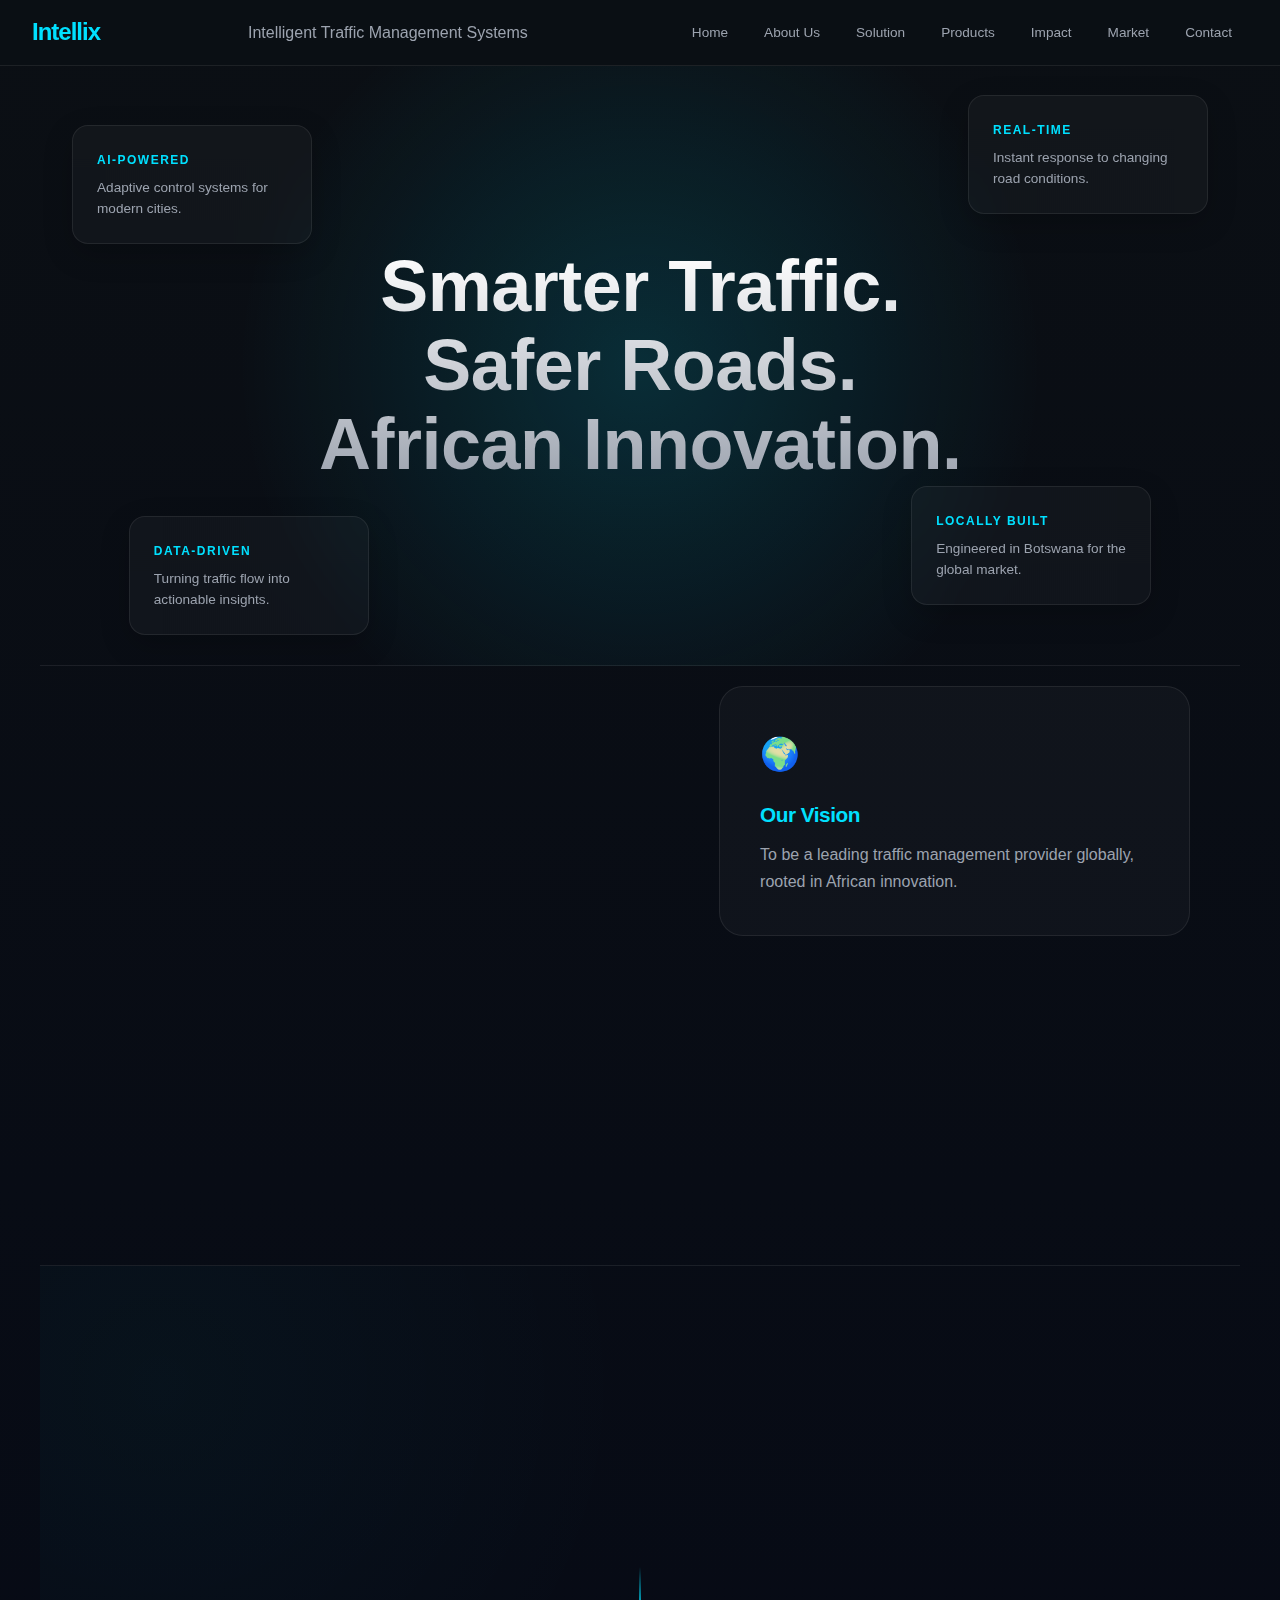
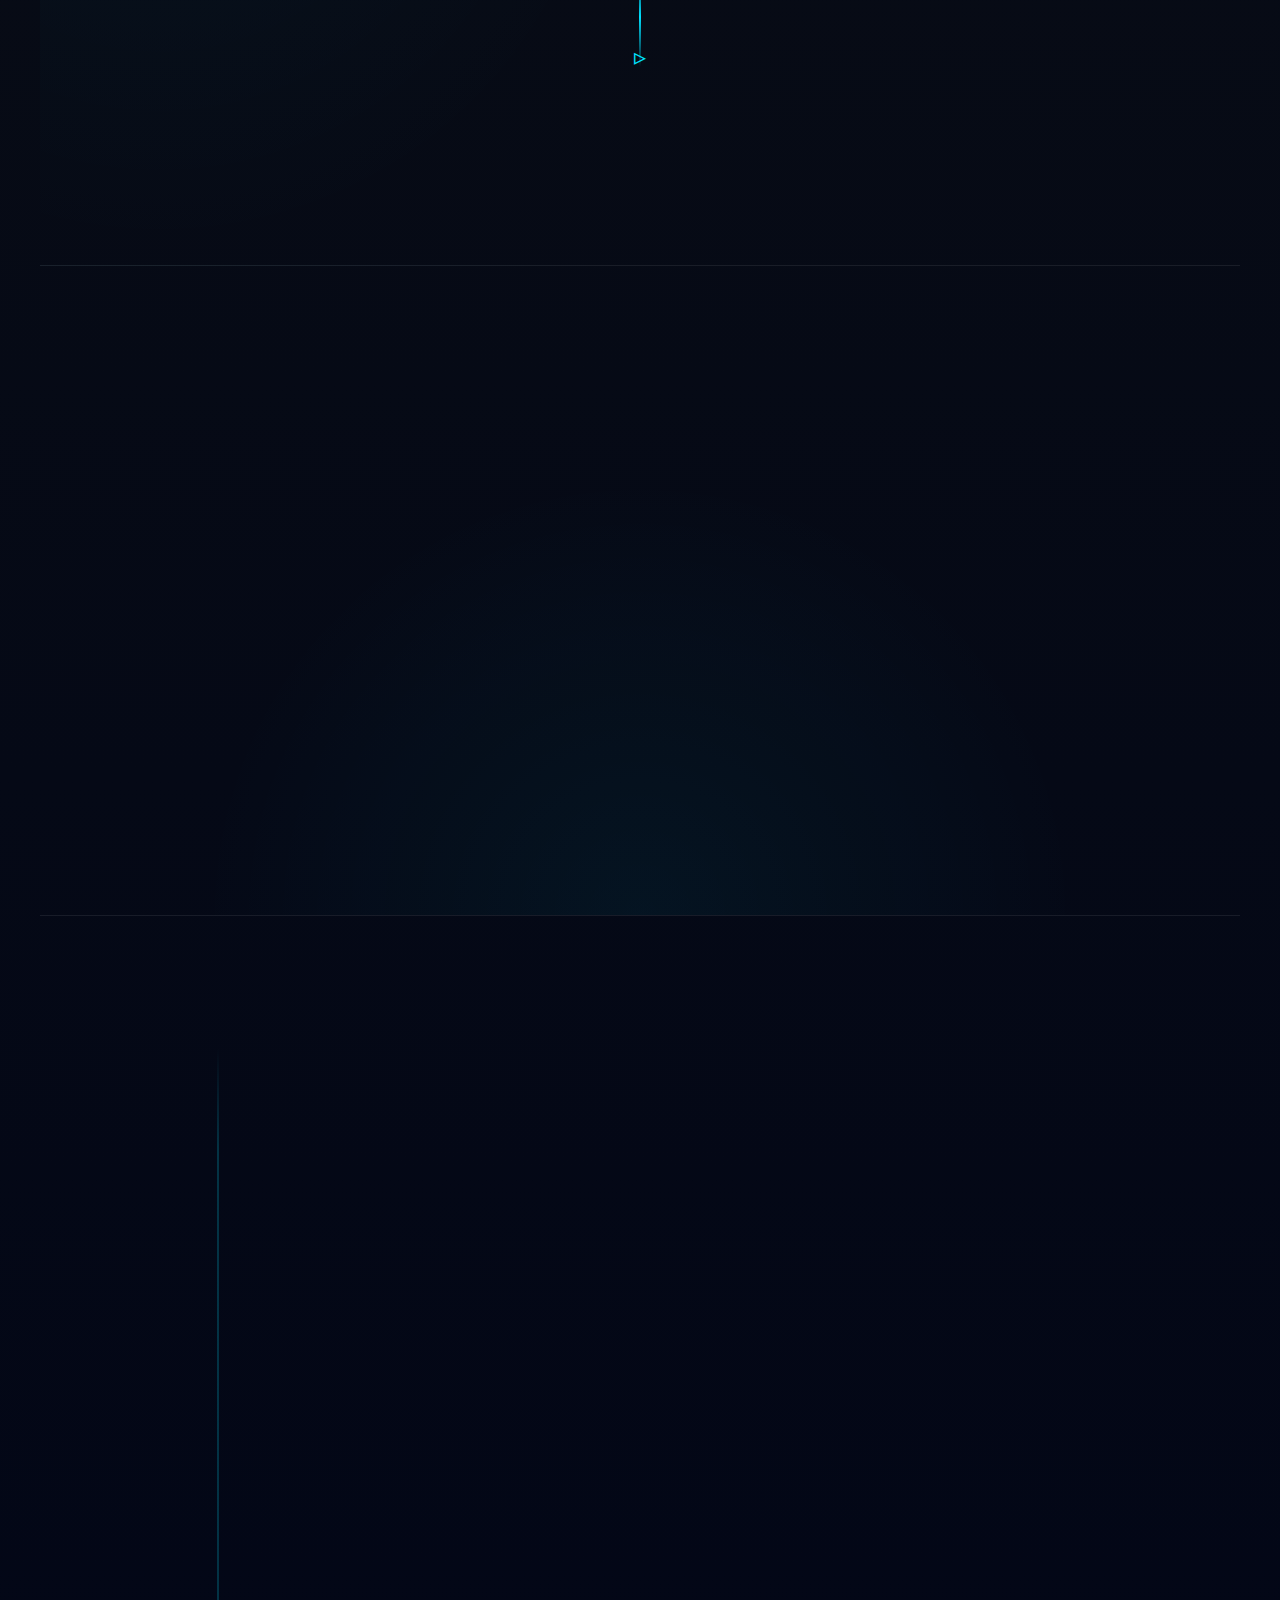
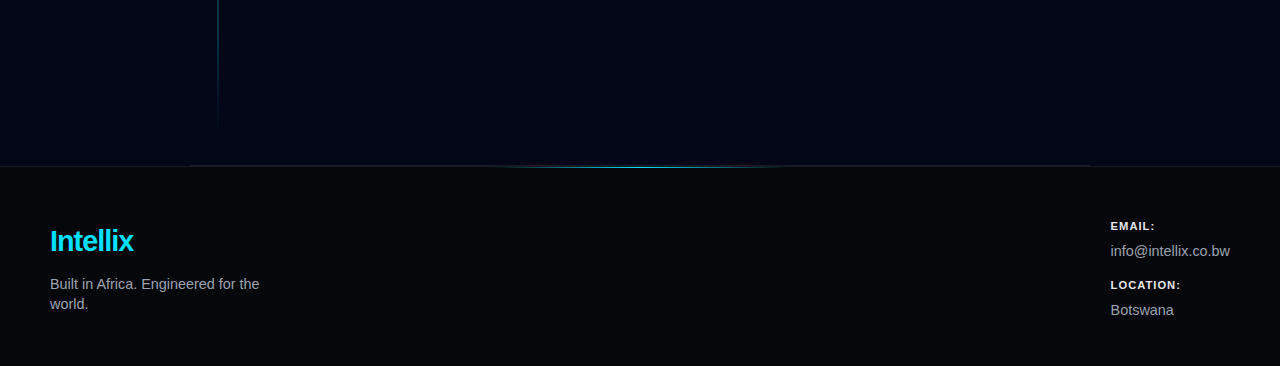
<file: index.html>
<!DOCTYPE html>
<html lang="en">
<head>
    <meta charset="UTF-8">
    <meta name="viewport" content="width=device-width, initial-scale=1.0">
    <title>Intellix | Intelligent Traffic Management Systems</title>
    <link rel="stylesheet" href="style.css">

    <meta name="description" content="Intellix is a Botswana-based technology company building intelligent, AI-driven traffic management systems for smarter, safer cities.">
</head>
<body>

    <!-- HEADER -->
    <header>
        <h1>Intellix</h1>
        <p>Intelligent Traffic Management Systems</p>

        <nav>
            <a href="index.html">Home</a>
            <a href="about-us.html">About Us</a>
            <a href="solutions.html">Solution</a>
            <a href="product.html">Products</a>
            <a href="impact.html">Impact</a>
            <a href="market.html">Market</a>
            <a href="contact.html">Contact</a>
        </nav>
    </header>

    <!-- HERO SECTION -->
    <section id="hero">
    <div class="hero-content">
        <h2>Smarter Traffic.<br>Safer Roads.<br>African Innovation.</h2>
        
        <div class="insight-grid">
            <div class="insight-card card-tl">
                <span>AI-Powered</span>
                <p>Adaptive control systems for modern cities.</p>
            </div>
            <div class="insight-card card-tr">
                <span>Real-Time</span>
                <p>Instant response to changing road conditions.</p>
            </div>
            <div class="insight-card card-bl">
                <span>Data-Driven</span>
                <p>Turning traffic flow into actionable insights.</p>
            </div>
            <div class="insight-card card-br">
                <span>Locally Built</span>
                <p>Engineered in Botswana for the global market.</p>
            </div>
        </div>
    </div>
</section>

    <!-- ABOUT -->
    <section id="about">
    <div class="about-container">
        <div class="about-main animate-on-scroll">
            <span class="badge">Who We Are</span>
            <h2>Digitizing the Road Ahead</h2>
            <p>
                Intellix is a Botswana-based technology company building
                <strong>next-generation Intelligent Traffic Management Systems (ITMS)</strong>. 
                We're transforming urban mobility through the power of AI.
            </p>
        </div>

        <div class="about-grid">
            <div class="about-card vision animate-on-scroll">
                <div class="icon">🌍</div>
                <h3>Our Vision</h3>
                <p>To be a leading traffic management provider globally, rooted in African innovation.</p>
            </div>

            <div class="about-card mission animate-on-scroll">
                <div class="icon">🚀</div>
                <h3>Our Mission</h3>
                <p>To optimize traffic flow and empower cities through intelligent, locally developed technology.</p>
            </div>
        </div>
    </div>
</section>

    <!-- SOLUTION OVERVIEW -->
    <section id="solution">
    <div class="solution-header animate-on-scroll">
        <span class="badge">The Evolution</span>
        <h2>From Static to Smart</h2>
    </div>

    <div class="solution-grid">
        <div class="solution-box problem animate-on-scroll">
            <div class="status-indicator">Fixed-Time Control</div>
            <h3>The Old Way</h3>
            <p>Outdated controllers ignore real-world flow, causing artificial bottlenecks and fuel waste.</p>
            <div class="visual-cue">
                <div class="traffic-light red"></div>
                <div class="traffic-light"></div>
                <div class="traffic-light"></div>
            </div>
        </div>

        <div class="solution-divider">
            <div class="arrow-glow"></div>
        </div>

        <div class="solution-box intellix-way animate-on-scroll">
            <div class="status-indicator active">Adaptive Intelligence</div>
            <h3>The Intellix Way</h3>
            <p>Our AI eyes watch the road, adjusting signals in milliseconds to keep the city breathing.</p>
            <div class="data-stream">
                <span class="stream-bar"></span>
                <span class="stream-bar"></span>
                <span class="stream-bar"></span>
            </div>
        </div>
    </div>
</section>

    <!-- PRODUCTS -->
    <section id="products">
    <div class="section-title animate-on-scroll">
        <span class="badge">Hardware & Software</span>
        <h2>The Ecosystem</h2>
    </div>

    <div class="product-sync">
        <article class="product-module itlcs animate-on-scroll">
            <div class="module-header">
                <div class="scanner-line"></div>
                <div class="module-icon">01</div>
                <h3>ITLCS</h3>
            </div>
            
            <h4>Intelligent Traffic Light Control System</h4>
            <p>An AI-powered neural hub that breathes life into static junctions using computer vision.</p>
            
            <div class="feature-tags">
                <span>Adaptive Signal</span>
                <span>Vision AI</span>
                <span>Junction Retrofit</span>
                <span>Night-Mode Safety</span>
            </div>
        </article>

        <article class="product-module otmp animate-on-scroll">
            <div class="module-header">
                <div class="scanner-line"></div>
                <div class="module-icon">02</div>
                <h3>OTMP</h3>
            </div>
            
            <h4>Online Traffic Management Platform</h4>
            <p>A cloud-based command center offering a god's-eye view of city-wide mobility.</p>
            
            <div class="feature-tags">
                <span>Cloud Analytics</span>
                <span>Remote Override</span>
                <span>Live Monitoring</span>
                <span>Fault Detection</span>
            </div>
        </article>
    </div>
</section>

    <!-- IMPACT -->
    <section id="impact">
    <div class="impact-header animate-on-scroll">
        <span class="badge">The Intellix Effect</span>
        <h2>Measurable Transformation</h2>
    </div>

    <div class="impact-stream">
        <div class="stream-line"></div>

        <div class="stream-item animate-on-scroll">
            <div class="stream-dot"></div>
            <div class="stream-content">
                <h3>01. Urban Velocity</h3>
                <p>Dissolving congestion by synchronizing city corridors in real-time.</p>
            </div>
        </div>

        <div class="stream-item animate-on-scroll">
            <div class="stream-dot"></div>
            <div class="stream-content">
                <h3>02. Environmental Shield</h3>
                <p>Directly reducing carbon footprints by eliminating unnecessary idling.</p>
            </div>
        </div>

        <div class="stream-item animate-on-scroll">
            <div class="stream-dot"></div>
            <div class="stream-content">
                <h3>03. Predictive Safety</h3>
                <p>Anticipating traffic surges to protect pedestrians and drivers alike.</p>
            </div>
        </div>

        <div class="stream-item animate-on-scroll">
            <div class="stream-dot"></div>
            <div class="stream-content">
                <h3>04. Economic Intelligence</h3>
                <p>Smarter infrastructure that pays for itself through operational savings.</p>
            </div>
        </div>
    </div>
</section>



    <!-- FOOTER -->
<footer class="site-footer">
    <div class="footer-content">
        <div class="footer-brand">
            <p class="footer-title">Intellix</p>
            <p class="footer-tagline">Built in Africa. Engineered for the world.</p>
        </div>

        <div class="footer-contact">
            <p><strong>Email:</strong> info@intellix.co.bw</p>
            <p><strong>Location:</strong> Botswana</p>
        </div>
    </div>

    <div class="footer-bottom">
        <p>© 2026 Intellix. All rights reserved.</p>
    </div>
</footer>

    <script>
    const hero = document.querySelector('#hero');
    const title = document.querySelector('#hero h2');
    const grid = document.querySelector('.insight-grid');

    hero.addEventListener('mousemove', (e) => {
        // Calculate mouse position relative to the center of the screen
        const x = (window.innerWidth / 2 - e.pageX) ;
        const y = (window.innerHeight / 2 - e.pageY) ;

        // Move Title slightly WITH the mouse
        const titleMoveX = x * -0.03; 
        const titleMoveY = y * -0.03;

        // Move Grid IN REVERSE (Opposite direction)
        const gridMoveX = x * 0.05; 
        const gridMoveY = y * 0.05;

        title.style.transform = `translate3d(${titleMoveX}px, ${titleMoveY}px, 0)`;
        grid.style.transform = `translate3d(${gridMoveX}px, ${gridMoveY}px, 0)`;
    });

    // Reset position when mouse leaves the hero section
    hero.addEventListener('mouseleave', () => {
        title.style.transform = `translate3d(0, 0, 0)`;
        grid.style.transform = `translate3d(0, 0, 0)`;
    });   
    
    
    const observerOptions = {
    threshold: 0.2
};

const observer = new IntersectionObserver((entries) => {
    entries.forEach(entry => {
        if (entry.isIntersecting) {
            entry.target.classList.add('visible');
        }
    });
}, observerOptions);

document.querySelectorAll('.animate-on-scroll').forEach(el => {
    observer.observe(el);
});
    </script>
</body>
</html>
</file>
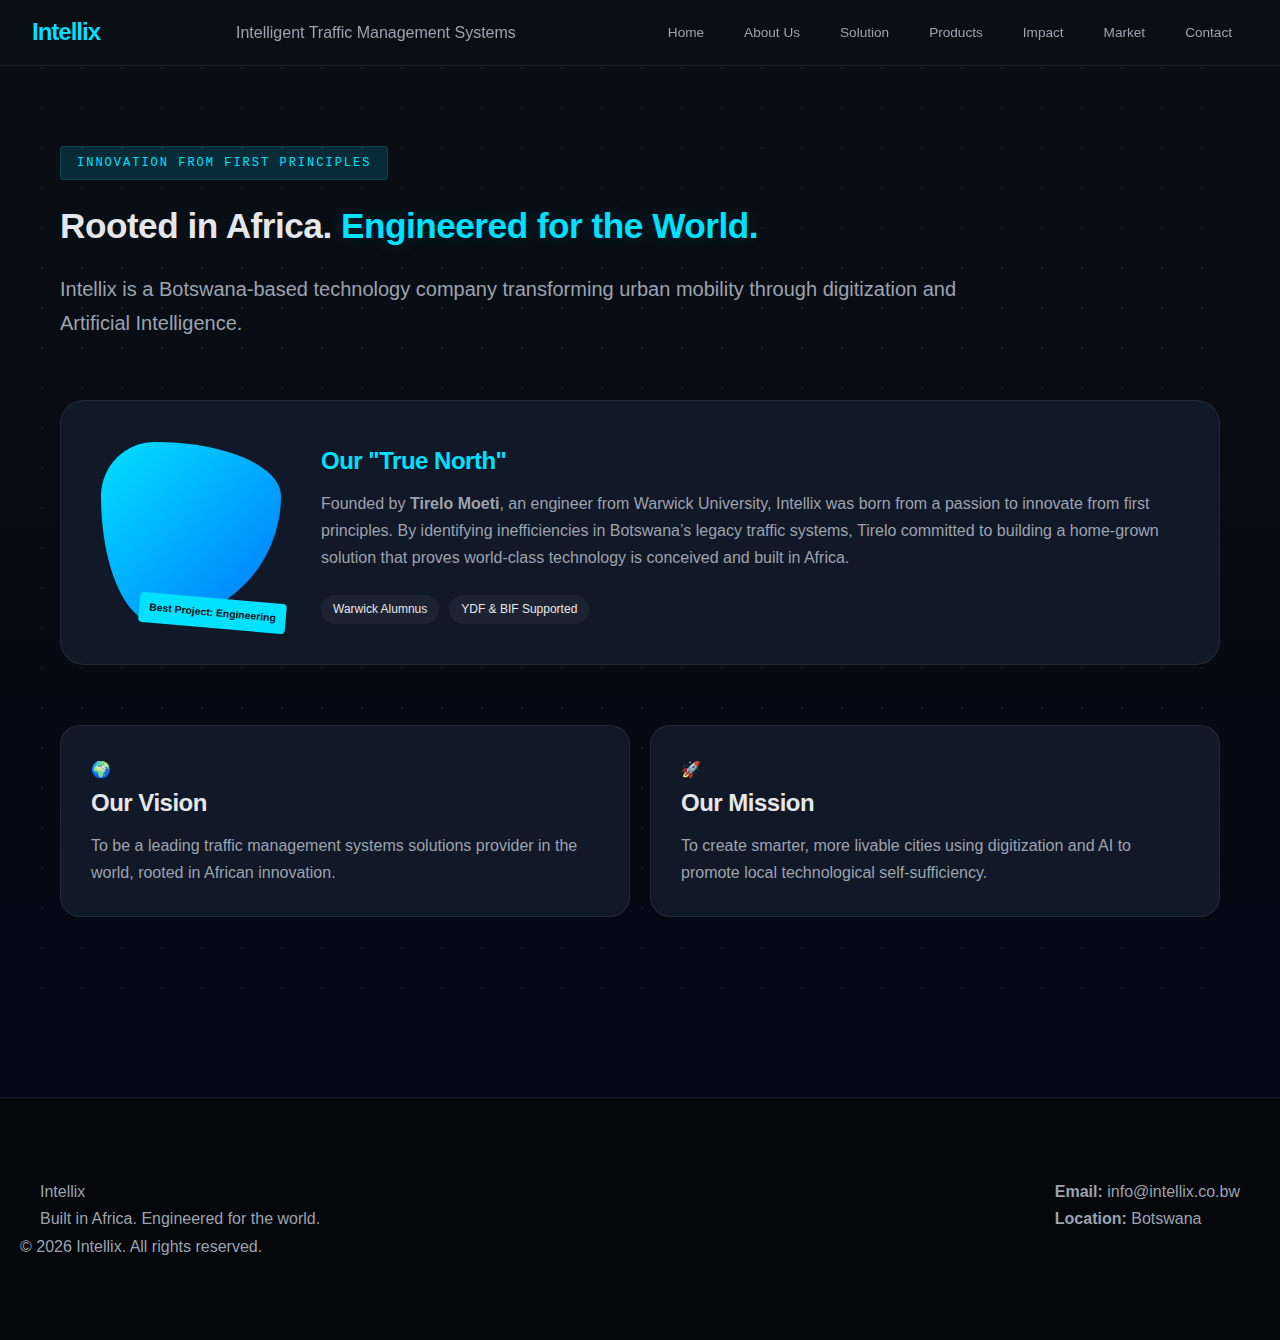
<file: about-us.html>
<!DOCTYPE html>
<html lang="en">
<head>
    <meta charset="UTF-8">
    <meta name="viewport" content="width=device-width, initial-scale=1.0">
    <title>Intellix | Intelligent Traffic Management Systems</title>
    <link rel="stylesheet" href="about-us.css">

    <meta name="description" content="Intellix is a Botswana-based technology company building intelligent, AI-driven traffic management systems for smarter, safer cities.">
</head>
<body>

    <!-- HEADER -->
    <header>
        <h1>Intellix</h1>
        <p>Intelligent Traffic Management Systems</p>

        <nav>
            <a href="index.html">Home</a>
            <a href="about-us.html">About Us</a>
            <a href="solutions.html">Solution</a>
            <a href="product.html">Products</a>
            <a href="impact.html">Impact</a>
            <a href="market.html">Market</a>
            <a href="contact.html">Contact</a>
        </nav>
    </header>

    <section id="about">
    <div class="container">
        <div class="about-intro animate-on-scroll">
            <span class="badge">Innovation from First Principles</span>
            <h2>Rooted in Africa. <span class="text-glow">Engineered for the World.</span></h2>
            <p class="lead-text">
                Intellix is a Botswana-based technology company transforming urban mobility through 
                digitization and Artificial Intelligence.
            </p>
        </div>

        <div class="founder-card animate-on-scroll">
            <div class="founder-visual">
                <div class="founder-blob"></div>
                <div class="award-tag">Best Project: Engineering</div>
            </div>
            <div class="founder-text">
                <h3>Our "True North"</h3>
                <p>
                    Founded by <strong>Tirelo Moeti</strong>, an engineer from Warwick University, 
                    Intellix was born from a passion to innovate from first principles. 
                    By identifying inefficiencies in Botswana’s legacy traffic systems, Tirelo committed 
                    to building a home-grown solution that proves world-class technology is 
                    conceived and built in Africa.
                </p>
                <div class="credentials">
                    <span>Warwick Alumnus</span>
                    <span>YDF & BIF Supported</span>
                </div>
            </div>
        </div>

        <div class="purpose-grid">
            <div class="purpose-card animate-on-scroll">
                <div class="card-icon">🌍</div>
                <h3>Our Vision</h3>
                <p>To be a leading traffic management systems solutions provider in the world, rooted in African innovation.</p>
            </div>
            <div class="purpose-card animate-on-scroll">
                <div class="card-icon">🚀</div>
                <h3>Our Mission</h3>
                <p>To create smarter, more livable cities using digitization and AI to promote local technological self-sufficiency.</p>
            </div>
        </div>
    </div>
</section>

    <footer class="site-footer">
    <div class="footer-content">
        <div class="footer-brand">
            <p class="footer-title">Intellix</p>
            <p class="footer-tagline">Built in Africa. Engineered for the world.</p>
        </div>

        <div class="footer-contact">
            <p><strong>Email:</strong> info@intellix.co.bw</p>
            <p><strong>Location:</strong> Botswana</p>
        </div>
    </div>

    <div class="footer-bottom">
        <p>© 2026 Intellix. All rights reserved.</p>
    </div>
</footer>
</body>
</html>
</file>
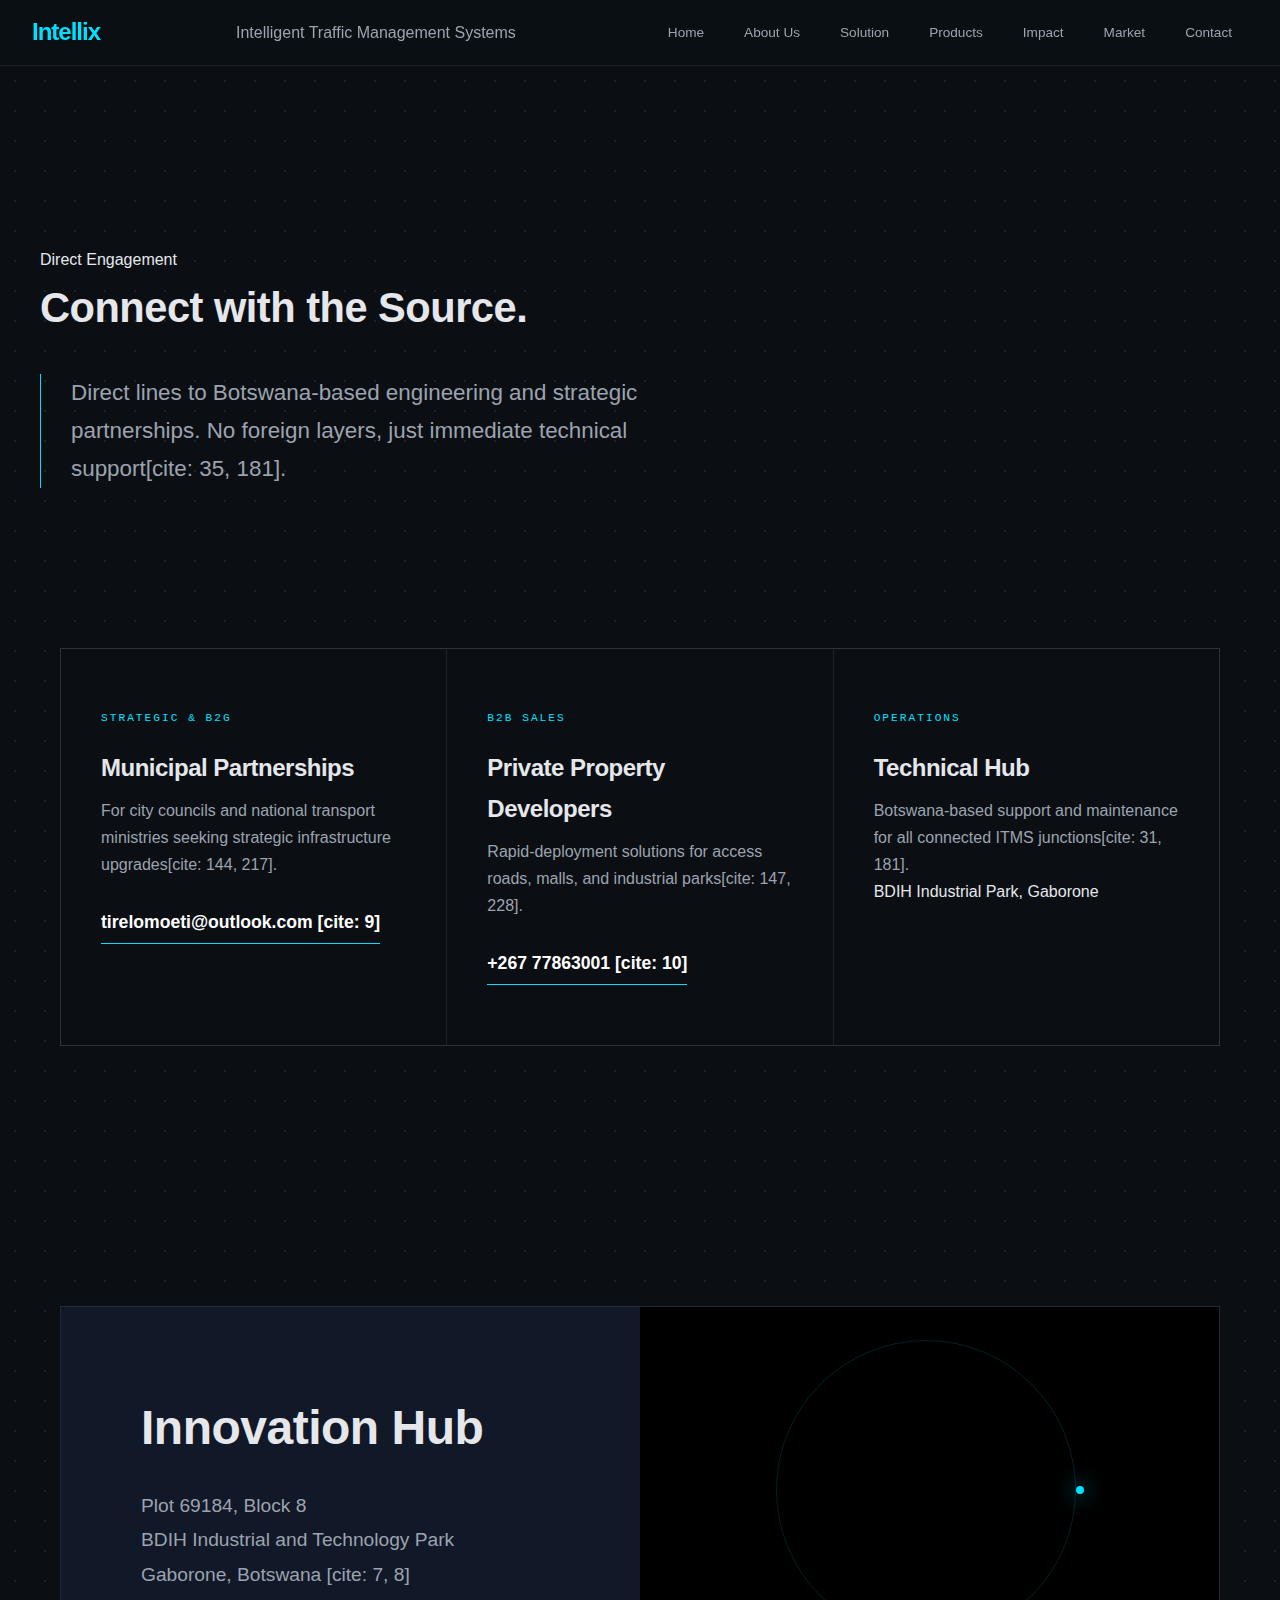
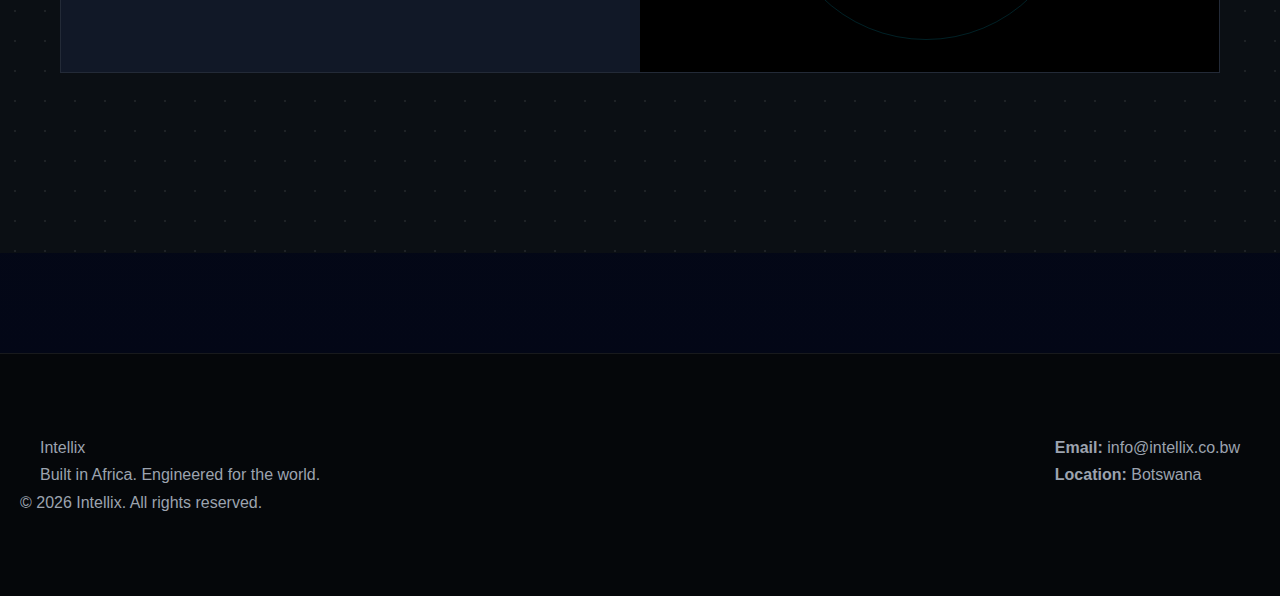
<file: contact.html>
<!DOCTYPE html>
<html lang="en">
<head>
    <meta charset="UTF-8">
    <meta name="viewport" content="width=device-width, initial-scale=1.0">
    <title>Intellix | Intelligent Traffic Management Systems</title>
    <link rel="stylesheet" href="contact.css">

    <meta name="description" content="Intellix is a Botswana-based technology company building intelligent, AI-driven traffic management systems for smarter, safer cities.">
</head>
<body>

    <!-- HEADER -->
    <header>
        <h1>Intellix</h1>
        <p>Intelligent Traffic Management Systems</p>

        <nav>
            <a href="index.html">Home</a>
            <a href="about-us.html">About Us</a>
            <a href="solutions.html">Solution</a>
            <a href="product.html">Products</a>
            <a href="impact.html">Impact</a>
            <a href="market.html">Market</a>
            <a href="contact.html">Contact</a>
        </nav>
    </header>

    <main class="contact-page">
    <section class="contact-hero">
        <div class="container">
            <span class="market-tag">Direct Engagement</span>
            <h1>Connect with the <span class="accent-text">Source</span>.</h1>
            <p class="contact-lead">Direct lines to Botswana-based engineering and strategic partnerships. No foreign layers, just immediate technical support[cite: 35, 181].</p>
        </div>
    </section>

    <section class="contact-channels">
        <div class="container">
            <div class="contact-grid">
                <div class="contact-card">
                    <div class="channel-label">Strategic & B2G</div>
                    <h3>Municipal Partnerships</h3>
                    <p>For city councils and national transport ministries seeking strategic infrastructure upgrades[cite: 144, 217].</p>
                    <a href="mailto:tirelomoeti@outlook.com" class="contact-link">tirelomoeti@outlook.com [cite: 9]</a>
                </div>

                <div class="contact-card">
                    <div class="channel-label">B2B Sales</div>
                    <h3>Private Property Developers</h3>
                    <p>Rapid-deployment solutions for access roads, malls, and industrial parks[cite: 147, 228].</p>
                    <a href="tel:0026777863001" class="contact-link">+267 77863001 [cite: 10]</a>
                </div>

                <div class="contact-card">
                    <div class="channel-label">Operations</div>
                    <h3>Technical Hub</h3>
                    <p>Botswana-based support and maintenance for all connected ITMS junctions[cite: 31, 181].</p>
                    <div class="location-tag">BDIH Industrial Park, Gaborone </div>
                </div>
            </div>
        </div>
    </section>

    <section class="headquarters">
        <div class="container">
            <div class="hq-box">
                <div class="hq-info">
                    <h2>Innovation <span class="accent-text">Hub</span></h2>
                    <address>
                        Plot 69184, Block 8<br>
                        BDIH Industrial and Technology Park<br>
                        Gaborone, Botswana [cite: 7, 8]
                    </address>
                </div>
                <div class="hq-visual">
                    <div class="radar-circle"></div>
                    <div class="radar-dot"></div>
                </div>
            </div>
        </div>
    </section>
</main>

<footer class="site-footer">
    <div class="footer-content">
        <div class="footer-brand">
            <p class="footer-title">Intellix</p>
            <p class="footer-tagline">Built in Africa. Engineered for the world.</p>
        </div>

        <div class="footer-contact">
            <p><strong>Email:</strong> info@intellix.co.bw</p>
            <p><strong>Location:</strong> Botswana</p>
        </div>
    </div>

    <div class="footer-bottom">
        <p>© 2026 Intellix. All rights reserved.</p>
    </div>
</footer>
</body>
</html>
</file>
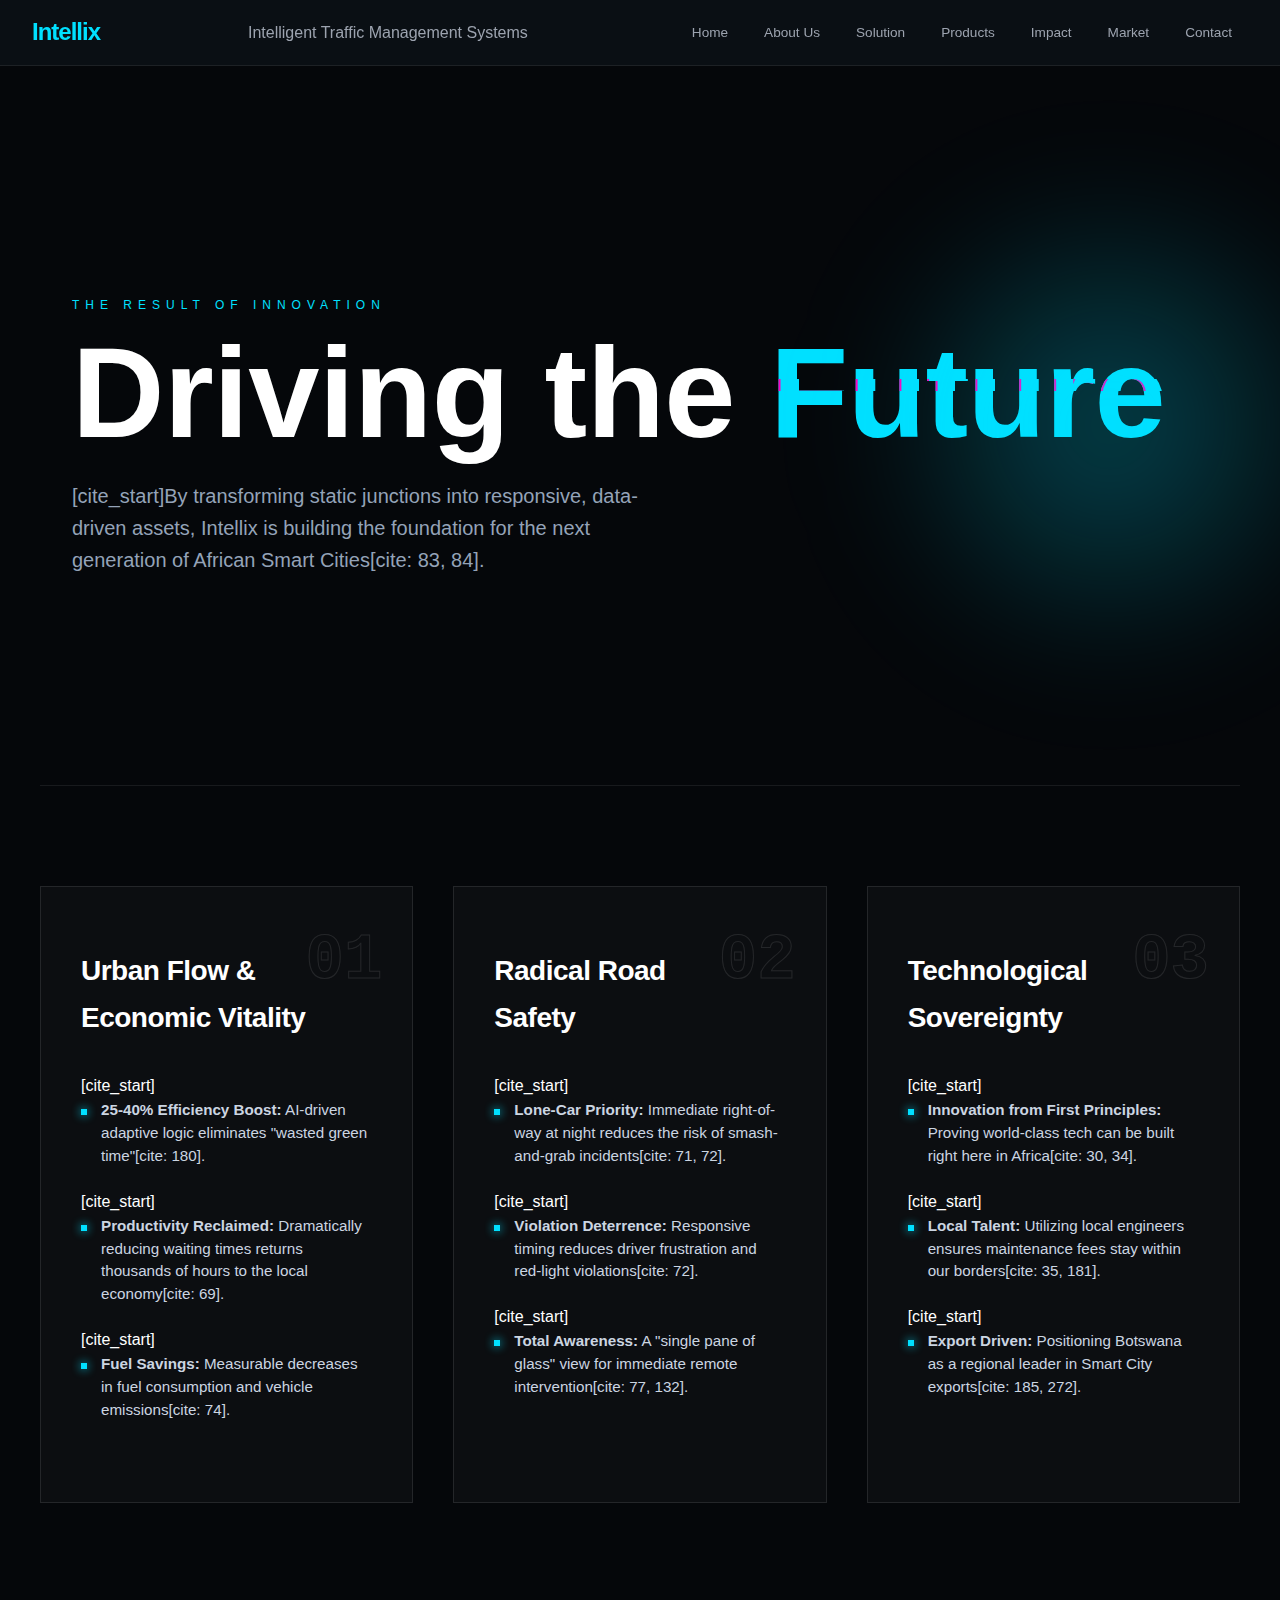
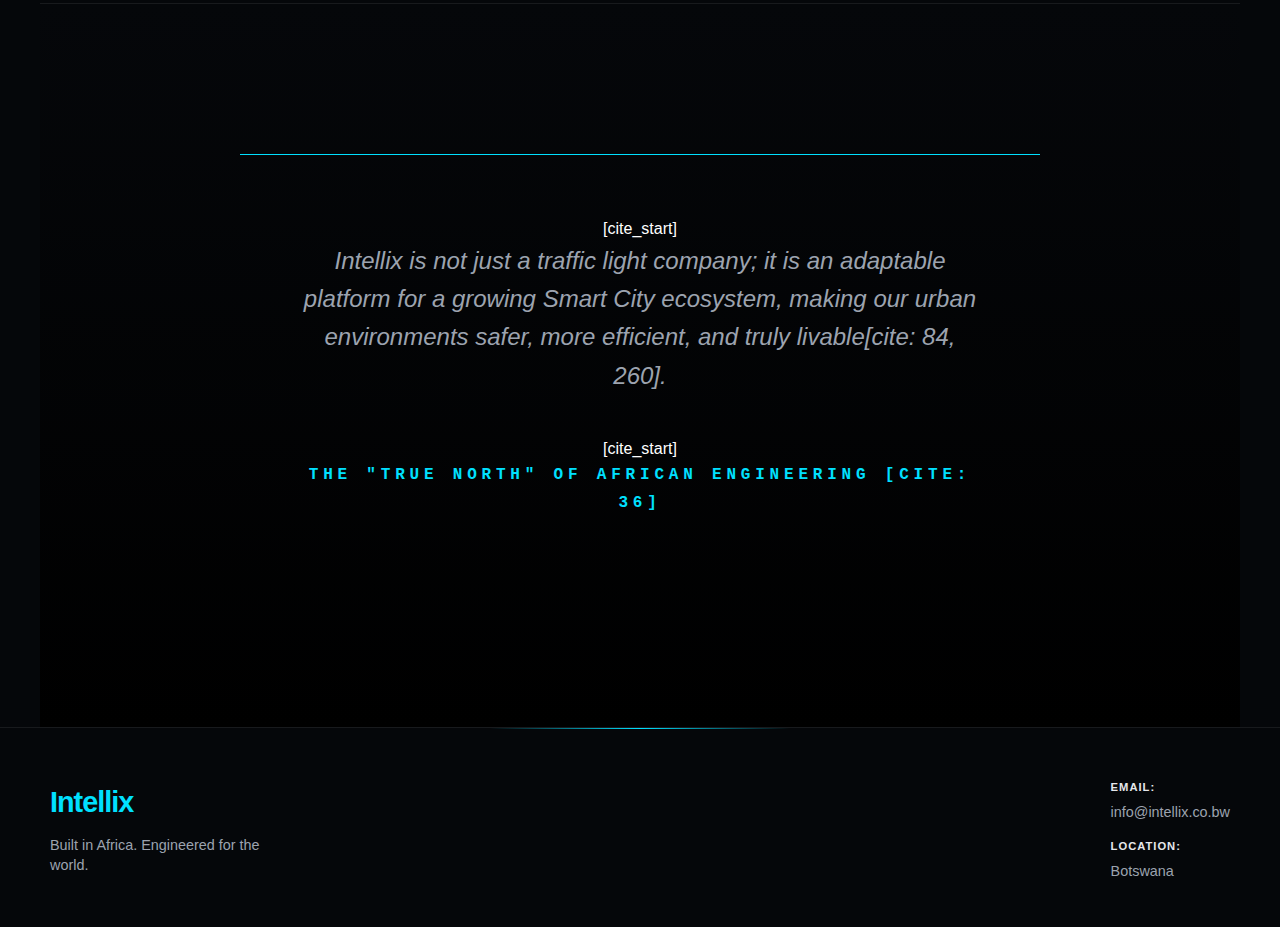
<file: impact.html>
<!DOCTYPE html>
<html lang="en">
<head>
    <meta charset="UTF-8">
    <meta name="viewport" content="width=device-width, initial-scale=1.0">
    <title>Intellix | Intelligent Traffic Management Systems</title>
    <link rel="stylesheet" href="impact.css">

    <meta name="description" content="Intellix is a Botswana-based technology company building intelligent, AI-driven traffic management systems for smarter, safer cities.">
</head>
<body>

    <!-- HEADER -->
    <header>
        <h1>Intellix</h1>
        <p>Intelligent Traffic Management Systems</p>

        <nav>
            <a href="index.html">Home</a>
            <a href="about-us.html">About Us</a>
            <a href="solutions.html">Solution</a>
            <a href="product.html">Products</a>
            <a href="impact.html">Impact</a>
            <a href="market.html">Market</a>
            <a href="contact.html">Contact</a>
        </nav>
    </header>

    <main class="impact-page">
    <section class="impact-hero">
        <div class="container">
            <div class="hero-content">
                <span class="eyebrow">The Result of Innovation</span>
                <h1>Driving the <span class="glitch-text" data-text="Future">Future</span></h1>
                <p class="impact-lead">
                    [cite_start]By transforming static junctions into responsive, data-driven assets, Intellix is building the foundation for the next generation of African Smart Cities[cite: 83, 84].
                </p>
            </div>
        </div>
        <div class="hero-visual">
            <div class="glow-orb"></div>
        </div>
    </section>

    <section class="impact-grid">
        <div class="container">
            <div class="pillar-row">
                <div class="pillar-card">
                    <div class="pillar-icon">01</div>
                    <h3>Urban Flow & Economic Vitality</h3>
                    <ul class="impact-list">
                        [cite_start]<li><strong>25-40% Efficiency Boost:</strong> AI-driven adaptive logic eliminates "wasted green time"[cite: 180].</li>
                        [cite_start]<li><strong>Productivity Reclaimed:</strong> Dramatically reducing waiting times returns thousands of hours to the local economy[cite: 69].</li>
                        [cite_start]<li><strong>Fuel Savings:</strong> Measurable decreases in fuel consumption and vehicle emissions[cite: 74].</li>
                    </ul>
                </div>

                <div class="pillar-card">
                    <div class="pillar-icon">02</div>
                    <h3>Radical Road Safety</h3>
                    <ul class="impact-list">
                        [cite_start]<li><strong>Lone-Car Priority:</strong> Immediate right-of-way at night reduces the risk of smash-and-grab incidents[cite: 71, 72].</li>
                        [cite_start]<li><strong>Violation Deterrence:</strong> Responsive timing reduces driver frustration and red-light violations[cite: 72].</li>
                        [cite_start]<li><strong>Total Awareness:</strong> A "single pane of glass" view for immediate remote intervention[cite: 77, 132].</li>
                    </ul>
                </div>

                <div class="pillar-card">
                    <div class="pillar-icon">03</div>
                    <h3>Technological Sovereignty</h3>
                    <ul class="impact-list">
                        [cite_start]<li><strong>Innovation from First Principles:</strong> Proving world-class tech can be built right here in Africa[cite: 30, 34].</li>
                        [cite_start]<li><strong>Local Talent:</strong> Utilizing local engineers ensures maintenance fees stay within our borders[cite: 35, 181].</li>
                        [cite_start]<li><strong>Export Driven:</strong> Positioning Botswana as a regional leader in Smart City exports[cite: 185, 272].</li>
                    </ul>
                </div>
            </div>
        </div>
    </section>

    <section class="impact-outro">
        <div class="container">
            <div class="manifesto-box">
                [cite_start]<p>Intellix is not just a traffic light company; it is an adaptable platform for a growing Smart City ecosystem, making our urban environments safer, more efficient, and truly livable[cite: 84, 260].</p>
                [cite_start]<div class="signature">The "True North" of African Engineering [cite: 36]</div>
            </div>
        </div>
    </section>
</main>

<footer class="site-footer">
    <div class="footer-content">
        <div class="footer-brand">
            <p class="footer-title">Intellix</p>
            <p class="footer-tagline">Built in Africa. Engineered for the world.</p>
        </div>

        <div class="footer-contact">
            <p><strong>Email:</strong> info@intellix.co.bw</p>
            <p><strong>Location:</strong> Botswana</p>
        </div>
    </div>

    <div class="footer-bottom">
        <p>© 2026 Intellix. All rights reserved.</p>
    </div>
</footer>
</body>
</html>
</file>
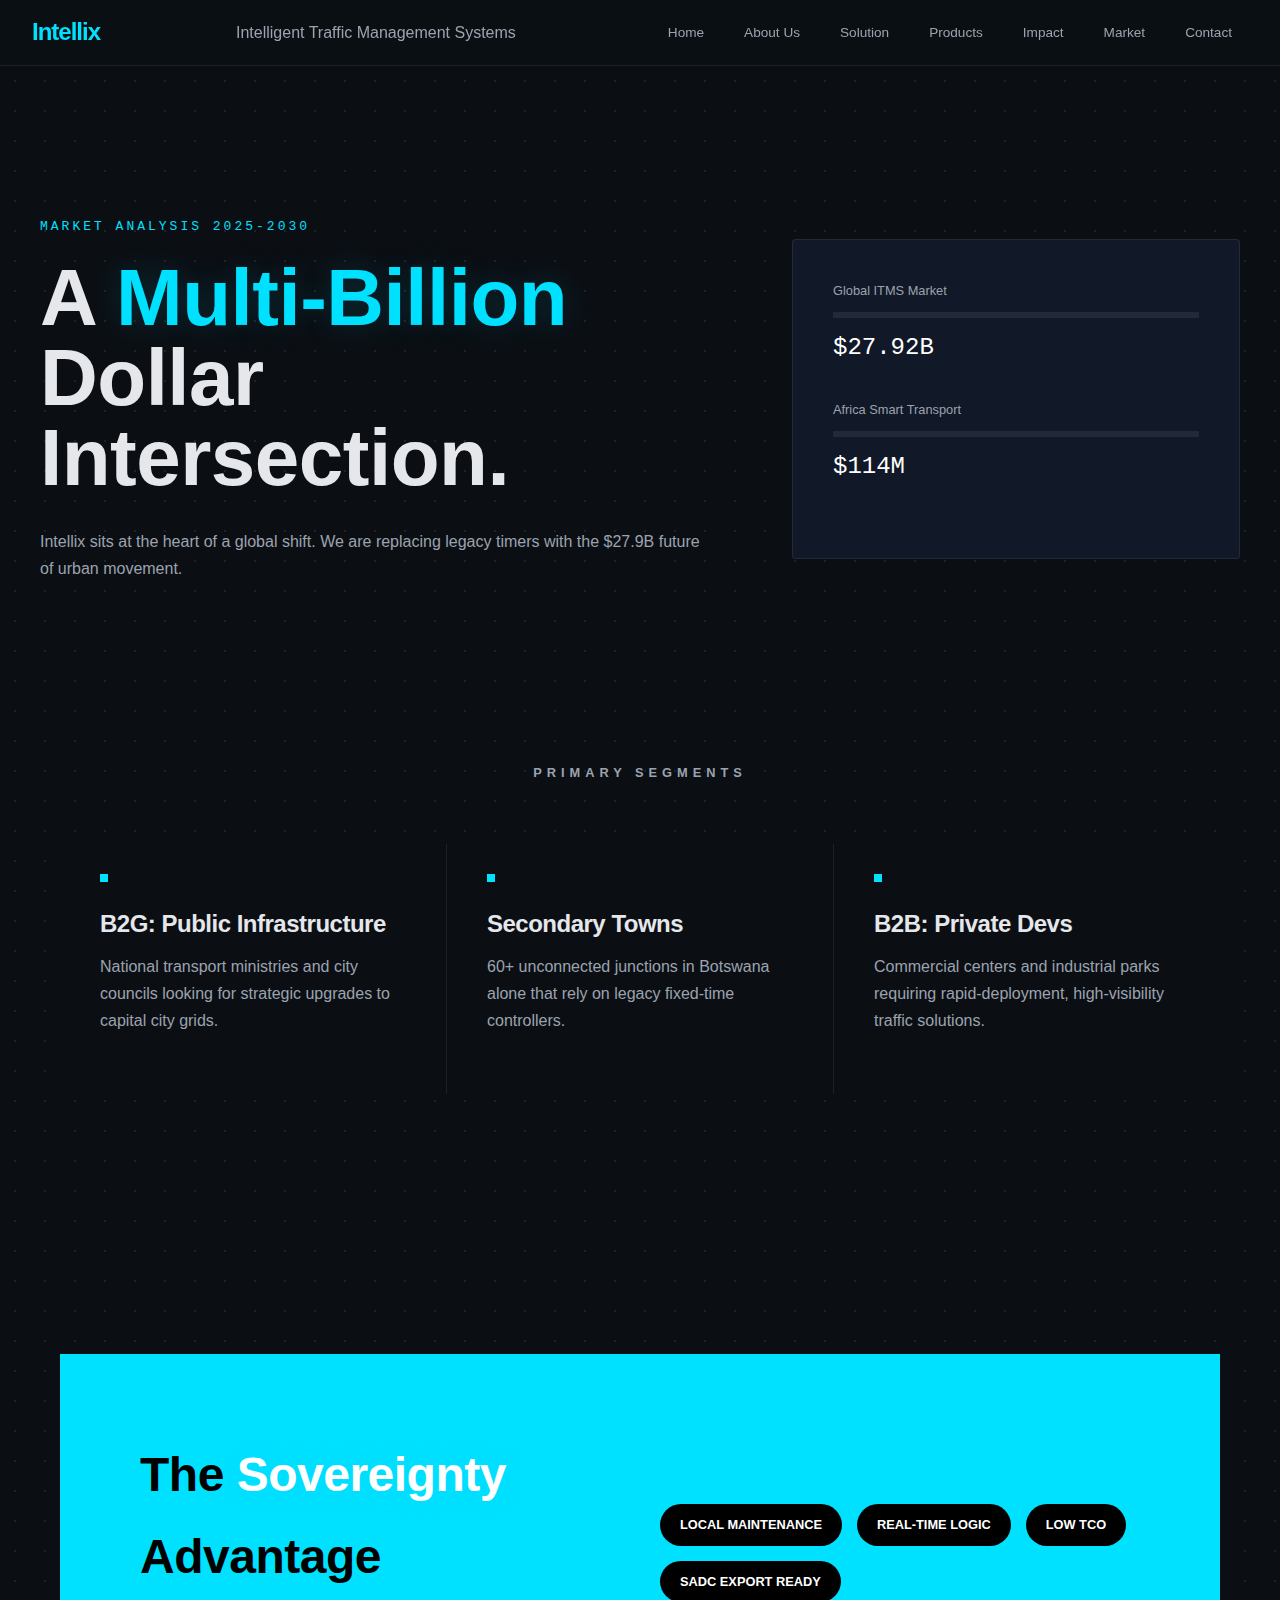
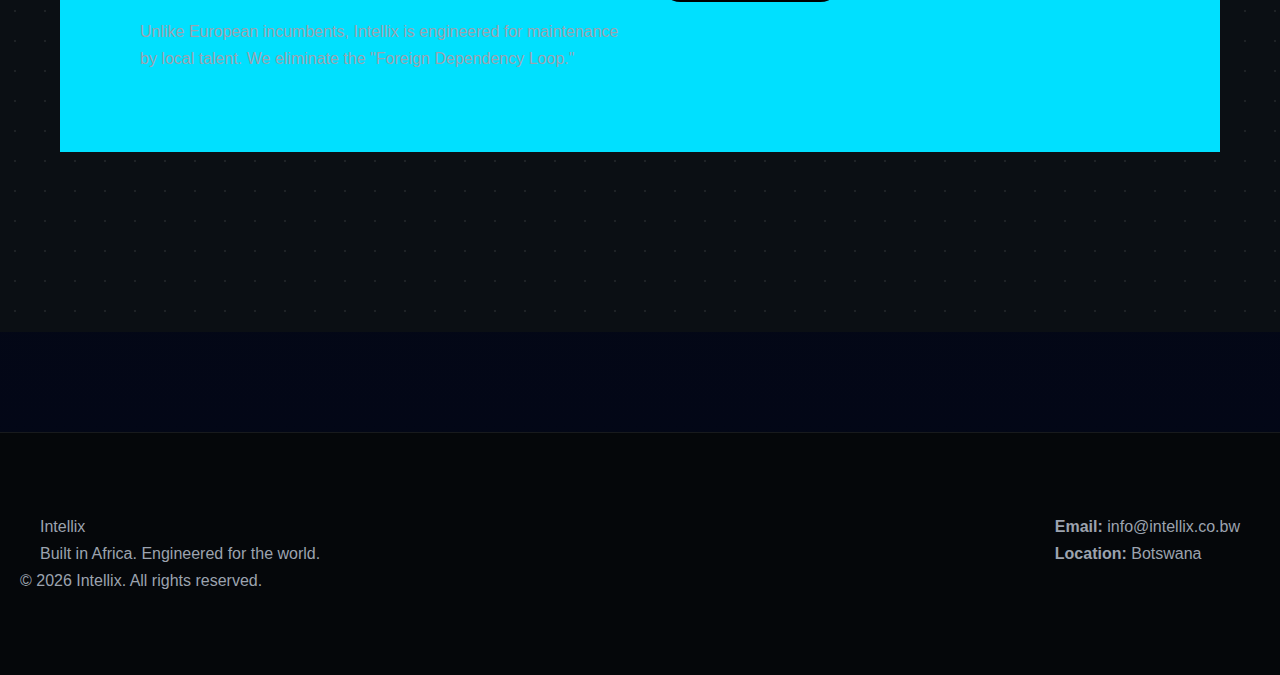
<file: market.html>
<!DOCTYPE html>
<html lang="en">
<head>
    <meta charset="UTF-8">
    <meta name="viewport" content="width=device-width, initial-scale=1.0">
    <title>Intellix | Intelligent Traffic Management Systems</title>
    <link rel="stylesheet" href="market.css">

    <meta name="description" content="Intellix is a Botswana-based technology company building intelligent, AI-driven traffic management systems for smarter, safer cities.">
</head>
<body>

    <!-- HEADER -->
    <header>
        <h1>Intellix</h1>
        <p>Intelligent Traffic Management Systems</p>

        <nav>
            <a href="index.html">Home</a>
            <a href="about-us.html">About Us</a>
            <a href="solutions.html">Solution</a>
            <a href="product.html">Products</a>
            <a href="impact.html">Impact</a>
            <a href="market.html">Market</a>
            <a href="contact.html">Contact</a>
        </nav>
    </header>

    <main class="market-page">
    <section class="market-hero">
        <div class="container">
            <div class="hero-split">
                <div class="hero-text">
                    <span class="market-tag">Market Analysis 2025-2030</span>
                    <h1>A <span class="accent-text">Multi-Billion</span> Dollar Intersection.</h1>
                    <p>Intellix sits at the heart of a global shift. We are replacing legacy timers with the $27.9B future of urban movement.</p>
                </div>
                <div class="hero-stats">
                    <div class="stat-bar-container">
                        <div class="bar-label">Global ITMS Market</div>
                        <div class="bar-track"><div class="bar-fill" style="--fill: 90%;"></div></div>
                        <div class="bar-value">$27.92B</div>
                    </div>
                    <div class="stat-bar-container">
                        <div class="bar-label">Africa Smart Transport</div>
                        <div class="bar-track"><div class="bar-fill" style="--fill: 45%;"></div></div>
                        <div class="bar-value">$114M</div>
                    </div>
                </div>
            </div>
        </div>
    </section>

    <section class="segments-section">
        <div class="container">
            <h2 class="display-title">Primary Segments</h2>
            <div class="segment-grid">
                <div class="segment-box">
                    <h3>B2G: Public Infrastructure</h3>
                    <p>National transport ministries and city councils looking for strategic upgrades to capital city grids.</p>
                    <div class="segment-dot"></div>
                </div>
                <div class="segment-box">
                    <h3>Secondary Towns</h3>
                    <p>60+ unconnected junctions in Botswana alone that rely on legacy fixed-time controllers.</p>
                    <div class="segment-dot"></div>
                </div>
                <div class="segment-box">
                    <h3>B2B: Private Devs</h3>
                    <p>Commercial centers and industrial parks requiring rapid-deployment, high-visibility traffic solutions.</p>
                    <div class="segment-dot"></div>
                </div>
            </div>
        </div>
    </section>

    <section class="positioning-section">
        <div class="container">
            <div class="positioning-card">
                <div class="pos-content">
                    <h2>The <span class="accent-text">Sovereignty</span> Advantage</h2>
                    <p>Unlike European incumbents, Intellix is engineered for maintenance by local talent. We eliminate the "Foreign Dependency Loop."</p>
                </div>
                <div class="pos-visual">
                    <div class="advantage-pill">Local Maintenance</div>
                    <div class="advantage-pill">Real-Time Logic</div>
                    <div class="advantage-pill">Low TCO</div>
                    <div class="advantage-pill">SADC Export Ready</div>
                </div>
            </div>
        </div>
    </section>
</main>

<footer class="site-footer">
    <div class="footer-content">
        <div class="footer-brand">
            <p class="footer-title">Intellix</p>
            <p class="footer-tagline">Built in Africa. Engineered for the world.</p>
        </div>

        <div class="footer-contact">
            <p><strong>Email:</strong> info@intellix.co.bw</p>
            <p><strong>Location:</strong> Botswana</p>
        </div>
    </div>

    <div class="footer-bottom">
        <p>© 2026 Intellix. All rights reserved.</p>
    </div>
</footer>
</body>
</html>
</file>
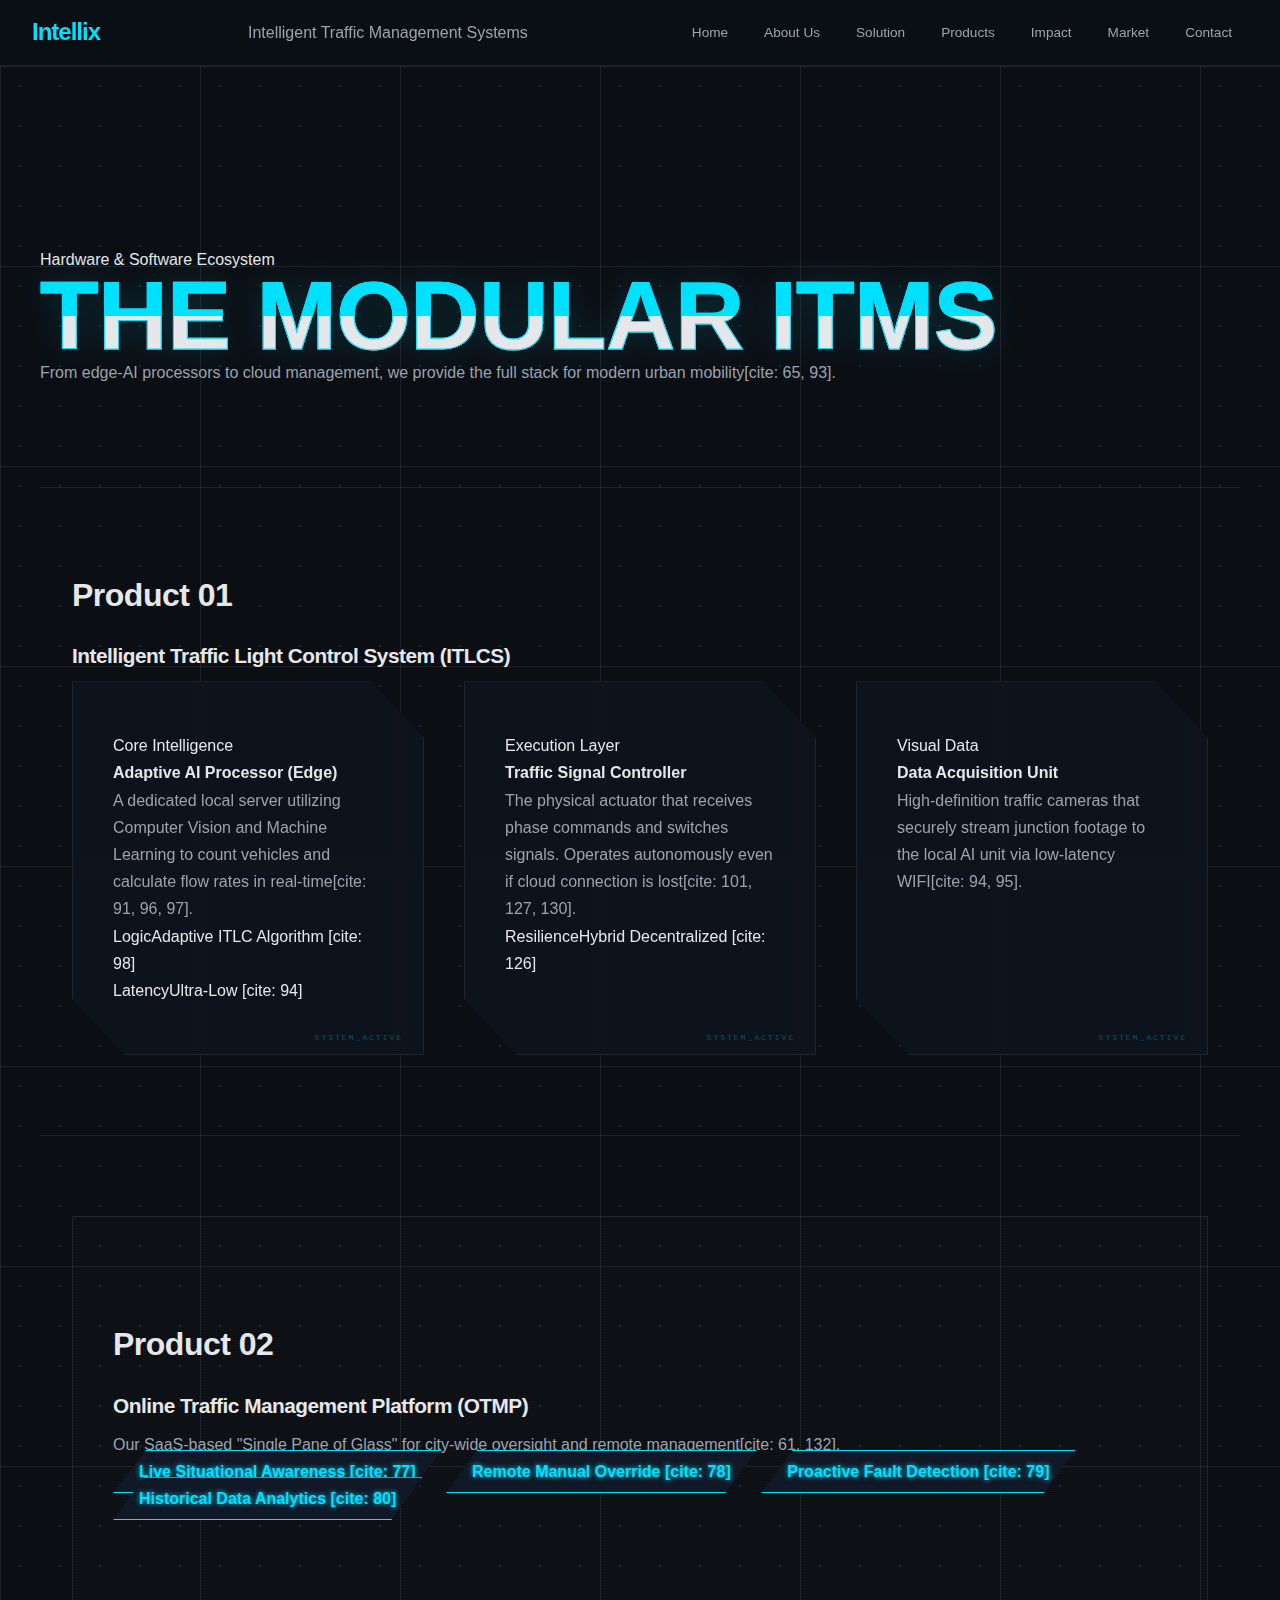
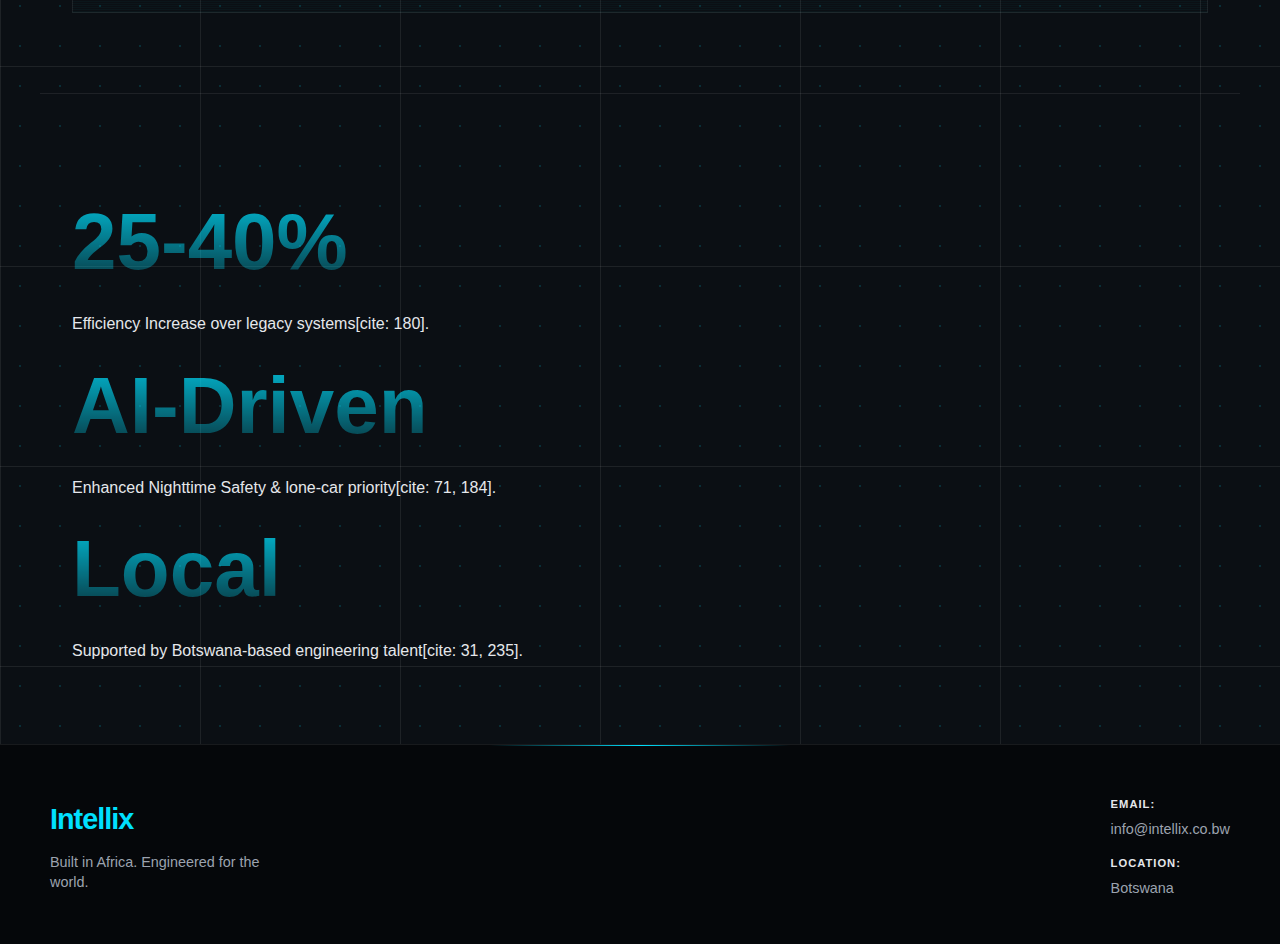
<file: product.html>
<!DOCTYPE html>
<html lang="en">
<head>
    <meta charset="UTF-8">
    <meta name="viewport" content="width=device-width, initial-scale=1.0">
    <title>Intellix | Intelligent Traffic Management Systems</title>
    <link rel="stylesheet" href="product.css">

    <meta name="description" content="Intellix is a Botswana-based technology company building intelligent, AI-driven traffic management systems for smarter, safer cities.">
</head>
<body>

    <!-- HEADER -->
    <header>
        <h1>Intellix</h1>
        <p>Intelligent Traffic Management Systems</p>

        <nav>
            <a href="index.html">Home</a>
            <a href="about-us.html">About Us</a>
            <a href="solutions.html">Solution</a>
            <a href="product.html">Products</a>
            <a href="impact.html">Impact</a>
            <a href="market.html">Market</a>
            <a href="contact.html">Contact</a>
        </nav>
    </header>

    <main class="products-page">
    <section class="product-hero">
        <div class="container">
            <span class="badge">Hardware & Software Ecosystem</span>
            <h1>The <span class="text-glow">Modular</span> ITMS</h1>
            <p class="lead-text">From edge-AI processors to cloud management, we provide the full stack for modern urban mobility[cite: 65, 93].</p>
        </div>
    </section>

    <section class="product-showcase">
        <div class="container">
            <div class="showcase-header">
                <h2 class="section-label">Product 01</h2>
                <h3>Intelligent Traffic Light Control System (ITLCS)</h3>
            </div>
            
            <div class="blueprint-grid">
                <div class="blueprint-card">
                    <div class="card-tag">Core Intelligence</div>
                    <h4>Adaptive AI Processor (Edge)</h4>
                    <p>A dedicated local server utilizing Computer Vision and Machine Learning to count vehicles and calculate flow rates in real-time[cite: 91, 96, 97].</p>
                    <div class="spec-row"><span>Logic</span><span>Adaptive ITLC Algorithm [cite: 98]</span></div>
                    <div class="spec-row"><span>Latency</span><span>Ultra-Low [cite: 94]</span></div>
                </div>

                <div class="blueprint-card">
                    <div class="card-tag">Execution Layer</div>
                    <h4>Traffic Signal Controller</h4>
                    <p>The physical actuator that receives phase commands and switches signals. Operates autonomously even if cloud connection is lost[cite: 101, 127, 130].</p>
                    <div class="spec-row"><span>Resilience</span><span>Hybrid Decentralized [cite: 126]</span></div>
                </div>

                <div class="blueprint-card">
                    <div class="card-tag">Visual Data</div>
                    <h4>Data Acquisition Unit</h4>
                    <p>High-definition traffic cameras that securely stream junction footage to the local AI unit via low-latency WIFI[cite: 94, 95].</p>
                </div>
            </div>
        </div>
    </section>

    <section class="platform-feature">
        <div class="container">
            <div class="glass-display">
                <div class="display-text">
                    <h2 class="section-label">Product 02</h2>
                    <h3>Online Traffic Management Platform (OTMP)</h3>
                    <p>Our SaaS-based "Single Pane of Glass" for city-wide oversight and remote management[cite: 61, 132].</p>
                    
                    <div class="feature-pills">
                        <span>Live Situational Awareness [cite: 77]</span>
                        <span>Remote Manual Override [cite: 78]</span>
                        <span>Proactive Fault Detection [cite: 79]</span>
                        <span>Historical Data Analytics [cite: 80]</span>
                    </div>
                </div>
            </div>
        </div>
    </section>

    <section class="metrics-grid">
        <div class="container">
            <div class="metric-card">
                <div class="metric-value">25-40%</div>
                <div class="metric-desc">Efficiency Increase over legacy systems[cite: 180].</div>
            </div>
            <div class="metric-card">
                <div class="metric-value">AI-Driven</div>
                <div class="metric-desc">Enhanced Nighttime Safety & lone-car priority[cite: 71, 184].</div>
            </div>
            <div class="metric-card">
                <div class="metric-value">Local</div>
                <div class="metric-desc">Supported by Botswana-based engineering talent[cite: 31, 235].</div>
            </div>
        </div>
    </section>
</main>

<footer class="site-footer">
    <div class="footer-content">
        <div class="footer-brand">
            <p class="footer-title">Intellix</p>
            <p class="footer-tagline">Built in Africa. Engineered for the world.</p>
        </div>

        <div class="footer-contact">
            <p><strong>Email:</strong> info@intellix.co.bw</p>
            <p><strong>Location:</strong> Botswana</p>
        </div>
    </div>

    <div class="footer-bottom">
        <p>© 2026 Intellix. All rights reserved.</p>
    </div>
</footer>
</body>
</html>
</file>
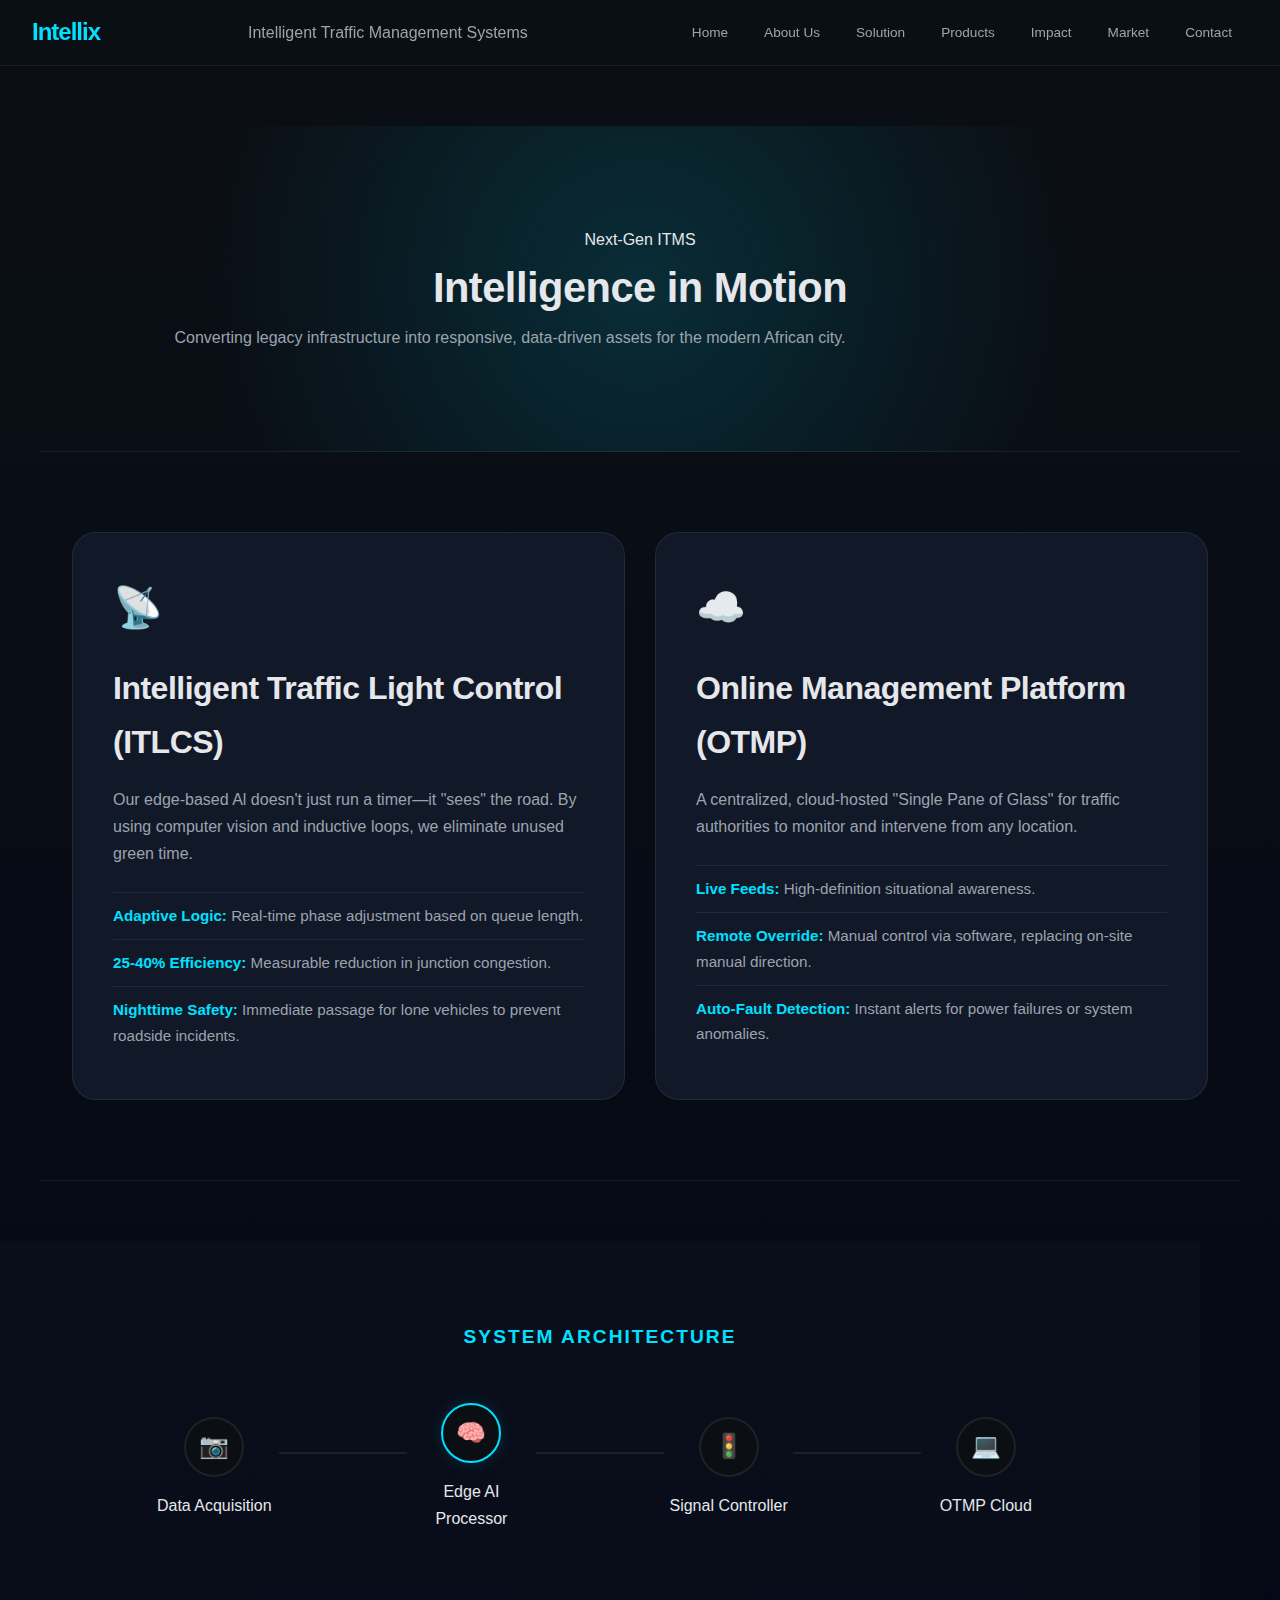
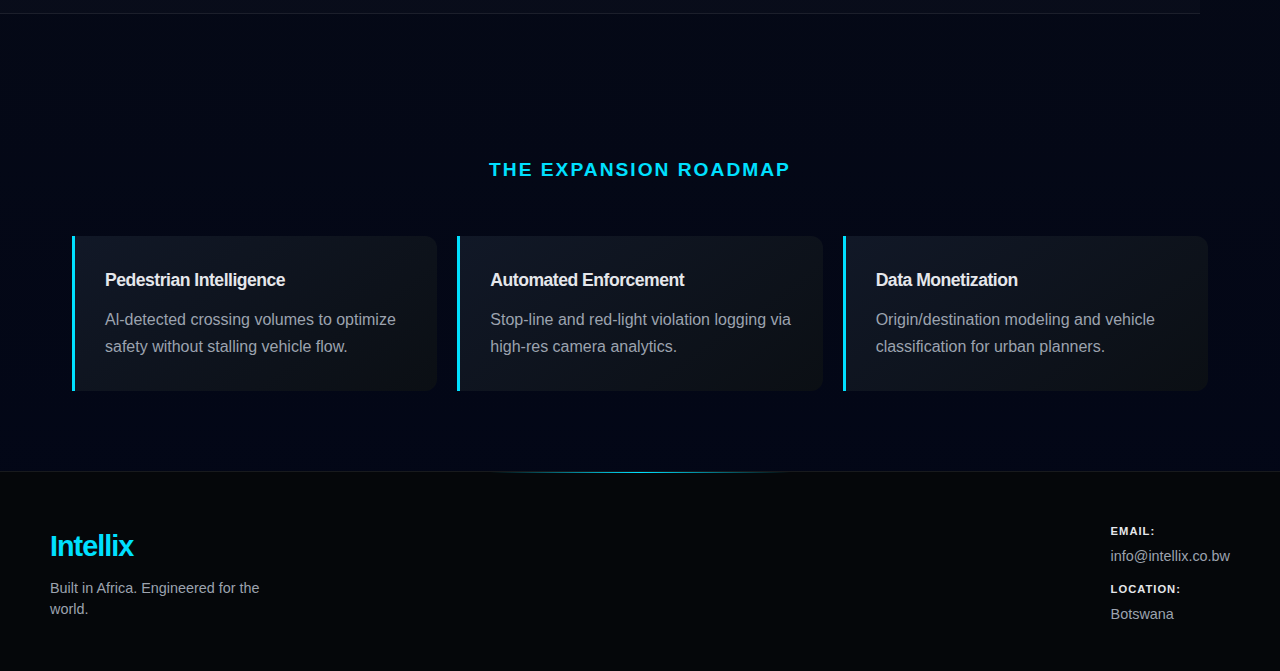
<file: solutions.html>
<!DOCTYPE html>
<html lang="en">
<head>
    <meta charset="UTF-8">
    <meta name="viewport" content="width=device-width, initial-scale=1.0">
    <title>Intellix | Intelligent Traffic Management Systems</title>
    <link rel="stylesheet" href="solutions.css">

    <meta name="description" content="Intellix is a Botswana-based technology company building intelligent, AI-driven traffic management systems for smarter, safer cities.">
</head>
<body>

    <!-- HEADER -->
    <header>
        <h1>Intellix</h1>
        <p>Intelligent Traffic Management Systems</p>

        <nav>
            <a href="index.html">Home</a>
            <a href="about-us.html">About Us</a>
            <a href="solutions.html">Solution</a>
            <a href="product.html">Products</a>
            <a href="impact.html">Impact</a>
            <a href="market.html">Market</a>
            <a href="contact.html">Contact</a>
        </nav>
    </header>

    <main class="solutions-page">
    <section class="solutions-hero">
        <div class="container">
            <span class="badge">Next-Gen ITMS</span>
            <h1>Intelligence in <span class="text-glow">Motion</span></h1>
            <p class="lead-text">Converting legacy infrastructure into responsive, data-driven assets for the modern African city.</p>
        </div>
    </section>

    <section id="products" class="grid-section">
        <div class="container">
            <div class="solution-card featured">
                <div class="card-content">
                    <div class="icon-box">📡</div>
                    <h2>Intelligent Traffic Light Control (ITLCS)</h2>
                    <p>Our edge-based Al doesn't just run a timer—it "sees" the road. By using computer vision and inductive loops, we eliminate unused green time.</p>
                    <ul class="feature-list">
                        <li><strong>Adaptive Logic:</strong> Real-time phase adjustment based on queue length.</li>
                        <li><strong>25-40% Efficiency:</strong> Measurable reduction in junction congestion.</li>
                        <li><strong>Nighttime Safety:</strong> Immediate passage for lone vehicles to prevent roadside incidents.</li>
                    </ul>
                </div>
            </div>

            <div class="solution-card featured">
                <div class="card-content">
                    <div class="icon-box">☁️</div>
                    <h2>Online Management Platform (OTMP)</h2>
                    <p>A centralized, cloud-hosted "Single Pane of Glass" for traffic authorities to monitor and intervene from any location.</p>
                    <ul class="feature-list">
                        <li><strong>Live Feeds:</strong> High-definition situational awareness.</li>
                        <li><strong>Remote Override:</strong> Manual control via software, replacing on-site manual direction.</li>
                        <li><strong>Auto-Fault Detection:</strong> Instant alerts for power failures or system anomalies.</li>
                    </ul>
                </div>
            </div>
        </div>
    </section>

    <section class="architecture-section">
        <div class="container">
            <h2 class="section-title">System Architecture</h2>
            <div class="arch-flow">
                <div class="node">
                    <div class="node-icon">📷</div>
                    <span>Data Acquisition</span>
                </div>
                <div class="connector"></div>
                <div class="node active">
                    <div class="node-icon">🧠</div>
                    <span>Edge AI Processor</span>
                </div>
                <div class="connector"></div>
                <div class="node">
                    <div class="node-icon">🚦</div>
                    <span>Signal Controller</span>
                </div>
                <div class="connector"></div>
                <div class="node">
                    <div class="node-icon">💻</div>
                    <span>OTMP Cloud</span>
                </div>
            </div>
        </div>
    </section>

    <section class="roadmap-section">
        <div class="container">
            <h2 class="section-title">The Expansion Roadmap</h2>
            <div class="roadmap-grid">
                <div class="roadmap-item">
                    <h3>Pedestrian Intelligence</h3>
                    <p>Al-detected crossing volumes to optimize safety without stalling vehicle flow.</p>
                </div>
                <div class="roadmap-item">
                    <h3>Automated Enforcement</h3>
                    <p>Stop-line and red-light violation logging via high-res camera analytics.</p>
                </div>
                <div class="roadmap-item">
                    <h3>Data Monetization</h3>
                    <p>Origin/destination modeling and vehicle classification for urban planners.</p>
                </div>
            </div>
        </div>
    </section>
</main>

    <footer class="site-footer">
    <div class="footer-content">
        <div class="footer-brand">
            <p class="footer-title">Intellix</p>
            <p class="footer-tagline">Built in Africa. Engineered for the world.</p>
        </div>

        <div class="footer-contact">
            <p><strong>Email:</strong> info@intellix.co.bw</p>
            <p><strong>Location:</strong> Botswana</p>
        </div>
    </div>

    <div class="footer-bottom">
        <p>© 2026 Intellix. All rights reserved.</p>
    </div>
</footer>
</body>
</html>
</file>
<file: style.css>
/* ===============================
   GLOBAL RESET & VARIABLES
================================ */
:root {
    --bg-primary: #0b0f14;
    --bg-secondary: #111827;
    --accent: #00e0ff;
    --accent-soft: rgba(0, 224, 255, 0.15);
    --text-primary: #e5e7eb;
    --text-secondary: #9ca3af;
    --border-color: rgba(255, 255, 255, 0.08);
}

* {
    margin: 0;
    padding: 0;
    box-sizing: border-box;
}

html {
    scroll-behavior: smooth;
}

body {
    font-family: "Inter", "Segoe UI", sans-serif;
    background: linear-gradient(180deg, var(--bg-primary), #020617);
    color: var(--text-primary);
    line-height: 1.7;
}

/* ===============================
   TYPOGRAPHY
================================ */
h1, h2, h3 {
    font-weight: 600;
    letter-spacing: -0.5px;
}

h1 {
    font-size: 2.6rem;
}

h2 {
    font-size: 2rem;
    margin-bottom: 1rem;
}

h3 {
    font-size: 1.3rem;
    margin-bottom: 0.5rem;
}

p {
    color: var(--text-secondary);
    max-width: 900px;
}

/* ===============================
    HEADER & NAV (Updated)
================================ */
header {
    position: sticky;
    top: 0;
    z-index: 100;
    background: rgba(11, 15, 20, 0.85);
    backdrop-filter: blur(12px);
    border-bottom: 1px solid var(--border-color);
    padding: 0.75rem 2rem; /* Thinner padding for a modern look */
    
    /* This aligns H1 and Nav on one line */
    display: flex;
    justify-content: space-between;
    align-items: center;
    
    animation: slideDown 0.8s ease forwards;
}

header h1 {
    color: var(--accent);
    font-size: 1.5rem; /* Slightly smaller to fit the bar better */
    letter-spacing: -1px;
}

nav {
    display: flex;
    align-items: center;
    gap: 0.25rem;
}

nav a {
    color: var(--text-secondary);
    text-decoration: none;
    font-size: 0.85rem;
    font-weight: 500;
    padding: 0.5rem 1rem;
    border-radius: 8px; /* Square-pill look */
    transition: all 0.3s ease;
}

nav a:hover {
    color: var(--accent);
    background: var(--accent-soft);
}

/* Remove the dot/underline to keep the header height consistent */
nav a::after {
    display: none;
}

/* Ensure responsiveness keeps them on one line unless very small */
@media (max-width: 600px) {
    header {
        padding: 0.75rem 1rem;
    }
    header h1 {
        font-size: 1.2rem;
    }
    nav a {
        padding: 0.4rem 0.6rem;
        font-size: 0.75rem;
    }
}
/* ===============================
   SECTIONS
================================ */
section {
    padding: 5rem 2rem;
    max-width: 1200px;
    margin: auto;
    animation: fadeUp 1s ease both;
}

section:not(:last-child) {
    border-bottom: 1px solid var(--border-color);
}

/* ===============================
   MODERN HERO SECTION
================================ */
#hero {
    
    height: 600px;
    display: flex;
    align-items: center;
    justify-content: center;
    position: relative;
    overflow: hidden;
    padding: 2rem;
    text-align: center;
    background: radial-gradient(circle at center, var(--accent-soft), transparent 60%);
}

.hero-content {
    position: relative;
    max-width: 1200px;
    width: 100%;
    height: 600px; /* Gives the absolute cards room to breathe */
    display: flex;
    align-items: center;
    justify-content: center;
    perspective: 1000px;
}

#hero h2 {
    font-size: clamp(2.5rem, 6vw, 4.5rem);
    line-height: 1.1;
    z-index: 2;
    position: relative;
    margin: 0;
    background: linear-gradient(to bottom, #fff, var(--text-secondary));
    -webkit-background-clip: text;
    -webkit-text-fill-color: transparent;
    will-change: transform;
    transition: transform 0.1s ease-out;
}

/* Insight Grid Wrapper for JS movement */
.insight-grid {
    position: absolute;
    top: 0;
    left: 0;
    width: 100%;
    height: 100%;
    pointer-events: none; /* Allows mouse to reach H2 */
    z-index: 1;
    will-change: transform;
    transition: transform 0.1s ease-out;
}

/* Insight Cards Styling */
.insight-card {
    pointer-events: auto; /* Makes cards hoverable again */
    position: absolute;
    background: rgba(255, 255, 255, 0.03);
    backdrop-filter: blur(12px);
    border: 1px solid var(--border-color);
    padding: 1.5rem;
    border-radius: 16px;
    width: 240px;
    text-align: left;
    transition: all 0.4s ease;
    box-shadow: 0 10px 30px rgba(0,0,0,0.2);
}

.insight-card:hover {
    border-color: var(--accent);
    transform: translateY(-5px);
    background: rgba(0, 224, 255, 0.08);
    box-shadow: 0 0 20px var(--accent-soft);
}

.insight-card span {
    display: block;
    color: var(--accent);
    font-weight: 700;
    font-size: 0.75rem;
    text-transform: uppercase;
    margin-bottom: 0.5rem;
    letter-spacing: 1.5px;
}

.insight-card p {
    font-size: 0.85rem;
    margin: 0;
    line-height: 1.5;
    color: var(--text-secondary);
}

/* Precise Desktop Positioning */
.card-tl { top: 10%; left: 0%; }
.card-tr { top: 5%; right: 0%; }
.card-bl { bottom: 5%; left: 5%; }
.card-br { bottom: 10%; right: 5%; }

/* ===============================
   RESPONSIVE
================================ */
@media (max-width: 1024px) {
    .hero-content {
        height: auto;
        flex-direction: column;
    }
    
    .insight-grid {
        position: relative;
        height: auto;
        display: grid;
        grid-template-columns: 1fr 1fr;
        gap: 1.5rem;
        margin-top: 4rem;
        pointer-events: auto;
    }

    .insight-card {
        position: static;
        width: 100%;
    }
}

@media (max-width: 600px) {
    .insight-grid {
        grid-template-columns: 1fr;
    }
    #hero h2 {
        font-size: 2.5rem;
    }
}

/* ===============================
   MODERN ABOUT SECTION
================================ */
#about {
    padding: 20px;
    overflow: hidden;
    height: 600px;
}

.about-container {
    max-width: 1100px;
    margin: 0 auto;
    display: grid;
    grid-template-columns: 1.2fr 1fr;
    gap: 4rem;
    align-items: center;
}

.badge {
    color: var(--accent);
    text-transform: uppercase;
    font-size: 0.8rem;
    font-weight: 700;
    letter-spacing: 2px;
    margin-bottom: 1rem;
    display: inline-block;
}

.about-main h2 {
    font-size: 3rem;
    margin-bottom: 1.5rem;
    line-height: 1.2;
}

.about-grid {
    display: flex;
    flex-direction: column;
    gap: 2rem;
}

.about-card {
    background: rgba(255, 255, 255, 0.03);
    border: 1px solid var(--border-color);
    padding: 2.5rem;
    border-radius: 24px;
    position: relative;
    transition: all 0.4s cubic-bezier(0.175, 0.885, 0.32, 1.275);
}

.about-card:hover {
    transform: scale(1.03) rotate(1deg);
    background: rgba(255, 255, 255, 0.05);
    border-color: var(--accent);
}

.about-card .icon {
    font-size: 2rem;
    margin-bottom: 1rem;
}

.about-card h3 {
    color: var(--accent);
    margin-bottom: 0.5rem;
}

/* Scroll Animation States */
.animate-on-scroll {
    opacity: 0;
    transform: translateY(30px);
    transition: all 0.8s ease-out;
}

.animate-on-scroll.visible {
    opacity: 1;
    transform: translateY(0);
}

/* Delay for staggering */
.about-grid .animate-on-scroll:nth-child(2) {
    transition-delay: 0.2s;
}

@media (max-width: 900px) {
    .about-container {
        grid-template-columns: 1fr;
        text-align: center;
    }
    .about-card:hover {
        transform: scale(1.02); /* Less rotation on mobile */
    }
}

/* ===============================
   CREATIVE SOLUTION SECTION
================================ */
#solution {
    padding: 20px;
    height: 600px;
    background: radial-gradient(circle at 10% 20%, rgba(0, 224, 255, 0.03), transparent 40%);
}

.solution-header {
    text-align: center;
    margin-bottom: 5rem;
}

.solution-grid {
    display: grid;
    grid-template-columns: 1fr 100px 1fr;
    align-items: center;
    max-width: 1100px;
    margin: 0 auto;
    gap: 2rem;
}

.solution-box {
    background: rgba(255, 255, 255, 0.02);
    border: 1px solid var(--border-color);
    padding: 3rem;
    border-radius: 32px;
    position: relative;
    overflow: hidden;
}

/* Status Labels */
.status-indicator {
    display: inline-block;
    padding: 4px 12px;
    border-radius: 20px;
    font-size: 0.7rem;
    font-weight: 700;
    text-transform: uppercase;
    background: rgba(255, 71, 71, 0.1);
    color: #ff4747;
    margin-bottom: 1.5rem;
}

.status-indicator.active {
    background: var(--accent-soft);
    color: var(--accent);
    box-shadow: 0 0 15px var(--accent-soft);
}

/* Visual: The Old Way (Static) */
.visual-cue {
    margin-top: 2rem;
    display: flex;
    gap: 10px;
}
.traffic-light {
    width: 12px;
    height: 12px;
    border-radius: 50%;
    background: #333;
}
.traffic-light.red {
    background: #ff4747;
    box-shadow: 0 0 10px #ff4747;
    animation: blink 2s infinite;
}

/* Visual: The Intellix Way (Dynamic) */
.data-stream {
    margin-top: 2rem;
    display: flex;
    align-items: flex-end;
    gap: 6px;
    height: 30px;
}
.stream-bar {
    width: 6px;
    background: var(--accent);
    border-radius: 3px;
    animation: flow 1.5s ease-in-out infinite alternate;
}
.stream-bar:nth-child(2) { animation-delay: 0.2s; height: 100%; }
.stream-bar:nth-child(3) { animation-delay: 0.4s; height: 60%; }

/* The Arrow/Divider */
.solution-divider {
    display: flex;
    justify-content: center;
    position: relative;
}
.arrow-glow {
    width: 2px;
    height: 100px;
    background: linear-gradient(to bottom, transparent, var(--accent), transparent);
    position: relative;
}
.arrow-glow::after {
    content: '▹';
    position: absolute;
    bottom: -10px;
    left: 50%;
    transform: translateX(-50%);
    color: var(--accent);
    font-size: 1.5rem;
}

/* Animations */
@keyframes blink {
    0%, 100% { opacity: 1; }
    50% { opacity: 0.3; }
}

@keyframes flow {
    from { height: 20%; opacity: 0.5; }
    to { height: 100%; opacity: 1; }
}

/* Responsive */
@media (max-width: 900px) {
    .solution-grid {
        grid-template-columns: 1fr;
    }
    .solution-divider {
        transform: rotate(90deg);
        margin: 2rem 0;
    }
}
/* ===============================
   DYNAMO PRODUCTS SECTION
================================ */
#products {
    padding: 20px;
    height: 650px;
    background: radial-gradient(circle at bottom, rgba(0, 224, 255, 0.05), transparent 50%);
}

.product-sync {
    display: grid;
    grid-template-columns: 1fr 1fr;
    gap: 3rem;
    max-width: 1200px;
    margin: 0 auto;
}

.product-module {
    background: linear-gradient(145deg, rgba(255,255,255,0.03) 0%, rgba(255,255,255,0.01) 100%);
    border: 1px solid var(--border-color);
    padding: 3.5rem;
    border-radius: 40px;
    position: relative;
    overflow: hidden;
    transition: all 0.5s cubic-bezier(0.4, 0, 0.2, 1);
}

/* The Glowing Scanner Effect */
.scanner-line {
    position: absolute;
    top: 0;
    left: 0;
    width: 100%;
    height: 2px;
    background: linear-gradient(90deg, transparent, var(--accent), transparent);
    opacity: 0;
    transition: opacity 0.3s;
}

.product-module:hover {
    transform: translateY(-10px);
    border-color: var(--accent);
    background: rgba(0, 224, 255, 0.02);
    box-shadow: 0 20px 50px rgba(0, 0, 0, 0.5);
}

.product-module:hover .scanner-line {
    opacity: 1;
    animation: scanVertical 3s linear infinite;
}

.module-icon {
    font-family: monospace;
    color: var(--accent);
    font-size: 1.2rem;
    font-weight: 700;
    margin-bottom: 1rem;
    opacity: 0.5;
}

.product-module h3 {
    font-size: 2rem;
    letter-spacing: 2px;
    margin-bottom: 2rem;
}

.product-module h4 {
    color: var(--text-primary);
    font-size: 1rem;
    margin-bottom: 1rem;
}

/* Feature Chips */
.feature-tags {
    display: flex;
    flex-wrap: wrap;
    gap: 0.8rem;
    margin-top: 2.5rem;
}

.feature-tags span {
    background: rgba(255, 255, 255, 0.05);
    border: 1px solid var(--border-color);
    padding: 6px 14px;
    border-radius: 50px;
    font-size: 0.75rem;
    color: var(--text-secondary);
    transition: 0.3s;
}

.product-module:hover .feature-tags span {
    border-color: var(--accent-soft);
    color: var(--text-primary);
}

/* Animations */
@keyframes scanVertical {
    0% { top: 0%; }
    100% { top: 100%; }
}

@media (max-width: 900px) {
    .product-sync {
        grid-template-columns: 1fr;
    }
}

/* ===============================
   MINIMALIST IMPACT STREAM
================================ */
#impact {
    padding: 20px;
    max-width: 900px;
    height: 850px;
    margin: 0 auto;
}

.impact-stream {
    position: relative;
    padding: 2rem 0;
}

/* The Central Spine */
.stream-line {
    position: absolute;
    left: 7px; /* Centered with the dots */
    top: 0;
    bottom: 0;
    width: 2px;
    background: linear-gradient(to bottom, 
        transparent, 
        var(--accent) 15%, 
        var(--accent) 85%, 
        transparent);
    opacity: 0.2;
}

.stream-item {
    position: relative;
    padding-left: 3rem;
    margin-bottom: 5rem;
    display: flex;
    flex-direction: column;
}

/* The Glowing Node */
.stream-dot {
    position: absolute;
    left: 0;
    top: 5px;
    width: 16px;
    height: 16px;
    background: var(--bg-primary);
    border: 2px solid var(--accent);
    border-radius: 50%;
    z-index: 2;
    box-shadow: 0 0 10px var(--accent-soft);
    transition: all 0.3s ease;
}

.stream-item:hover .stream-dot {
    background: var(--accent);
    box-shadow: 0 0 20px var(--accent);
    transform: scale(1.2);
}

.stream-content h3 {
    font-size: 1.5rem;
    margin-bottom: 0.5rem;
    color: var(--text-primary);
    letter-spacing: -0.5px;
    transition: color 0.3s ease;
}

.stream-item:hover .stream-content h3 {
    color: var(--accent);
}

.stream-content p {
    font-size: 1rem;
    max-width: 600px;
    color: var(--text-secondary);
}

/* Scroll Animation Delay */
.stream-item:nth-child(2) { transition-delay: 0.1s; }
.stream-item:nth-child(3) { transition-delay: 0.2s; }
.stream-item:nth-child(4) { transition-delay: 0.3s; }

@media (max-width: 600px) {
    .impact-header { text-align: left; margin-bottom: 3rem; }
}
/* ===============================
   MODERN FOOTER STYLING
================================ */
footer.site-footer {
    background: #05070a; /* Slightly darker than body for grounding */
    padding: 50px;
    border-top: 1px solid var(--border-color);
    position: relative;
    overflow: hidden;
    height: 200px;
}

/* Subtle accent glow at the top of the footer */
footer.site-footer::before {
    content: '';
    position: absolute;
    top: 0;
    left: 50%;
    transform: translateX(-50%);
    width: 300px;
    height: 1px;
    background: linear-gradient(90deg, transparent, var(--accent), transparent);
}

.footer-content {
    max-width: 1200px;
    margin: 0 auto;
    display: flex;
    justify-content: space-between;
    align-items: flex-start;
    gap: 3rem;
    margin-bottom: 4rem;
}

/* Brand Section */
.footer-title {
    font-size: 1.8rem;
    font-weight: 700;
    color: var(--accent);
    letter-spacing: -1px;
    margin-bottom: 0.5rem;
}

.footer-tagline {
    font-size: 0.9rem;
    color: var(--text-secondary);
    max-width: 250px;
    line-height: 1.4;
}

/* Contact Section */
.footer-contact p {
    font-size: 0.9rem;
    color: var(--text-secondary);
    margin-bottom: 0.75rem;
    display: flex;
    flex-direction: column;
}

.footer-contact strong {
    color: var(--text-primary);
    text-transform: uppercase;
    font-size: 0.7rem;
    letter-spacing: 1px;
    margin-bottom: 0.2rem;
}

/* Bottom Bar */
.footer-bottom {
    max-width: 1200px;
    margin: 0 auto;
    padding-top: 2rem;
    border-top: 1px solid rgba(255, 255, 255, 0.03);
    text-align: center;
}

.footer-bottom p {
    font-size: 0.75rem;
    color: rgba(156, 163, 175, 0.5); /* Faded secondary text */
    letter-spacing: 0.5px;
}

/* Responsive */
@media (max-width: 768px) {
    .footer-content {
        flex-direction: column;
        text-align: center;
        align-items: center;
        gap: 2.5rem;
    }

    .footer-tagline {
        max-width: 100%;
    }
}
/* ===============================
   ANIMATIONS
================================ */
@keyframes fadeUp {
    from {
        opacity: 0;
        transform: translateY(25px);
    }
    to {
        opacity: 1;
        transform: translateY(0);
    }
}

@keyframes slideDown {
    from {
        opacity: 0;
        transform: translateY(-15px);
    }
    to {
        opacity: 1;
        transform: translateY(0);
    }
}

/* ===============================
   RESPONSIVE
================================ */
@media (max-width: 768px) {
    nav {
        flex-wrap: wrap;
        gap: 1rem;
    }

    #hero h2 {
        font-size: 2.1rem;
    }

    section {
        padding: 4rem 1.5rem;
    }
}
</file>
<file: about-us.css>
/* ===============================
   GLOBAL RESET & VARIABLES
================================ */
:root {
    --bg-primary: #0b0f14;
    --bg-secondary: #111827;
    --accent: #00e0ff;
    --accent-soft: rgba(0, 224, 255, 0.15);
    --text-primary: #e5e7eb;
    --text-secondary: #9ca3af;
    --border-color: rgba(255, 255, 255, 0.08);
}

* {
    margin: 0;
    padding: 0;
    box-sizing: border-box;
}

html {
    scroll-behavior: smooth;
}

body {
    font-family: "Inter", "Segoe UI", sans-serif;
    background-color: var(--bg-primary);
    background: linear-gradient(180deg, var(--bg-primary), #020617);
    color: var(--text-primary);
    line-height: 1.7;
    overflow-x: hidden;
}

/* ===============================
   TYPOGRAPHY
================================ */
h1, h2, h3 {
    font-weight: 600;
    letter-spacing: -0.5px;
}

h1 { font-size: 2.6rem; }
h2 { font-size: 2.2rem; margin-bottom: 1rem; }
h3 { font-size: 1.5rem; margin-bottom: 0.5rem; }

p {
    color: var(--text-secondary);
    max-width: 900px;
}

/* ===============================
   HEADER & NAV
================================ */
header {
    position: sticky;
    top: 0;
    z-index: 100;
    background: rgba(11, 15, 20, 0.85);
    backdrop-filter: blur(12px);
    border-bottom: 1px solid var(--border-color);
    padding: 0.75rem 2rem;
    display: flex;
    justify-content: space-between;
    align-items: center;
}

header h1 {
    color: var(--accent);
    font-size: 1.5rem;
    letter-spacing: -1px;
}

nav {
    display: flex;
    align-items: center;
    gap: 0.5rem;
}

nav a {
    color: var(--text-secondary);
    text-decoration: none;
    font-size: 0.85rem;
    font-weight: 500;
    padding: 0.5rem 1rem;
    border-radius: 8px;
    transition: all 0.3s ease;
}

nav a:hover {
    color: var(--accent);
    background: var(--accent-soft);
}

/* ===============================
   SECTION WRAPPERS (The Fix)
================================ */
section {
    position: relative;
    padding: 80px 20px;
    max-width: 1200px;
    margin: 0 auto;
    width: 100%;
    /* Ensure visibility is 1 so items show up immediately */
    opacity: 1; 
}

/* ===============================
   INTELLIX BRANDED ABOUT SECTION
================================ */
#about {
    background-image: radial-gradient(circle at 2px 2px, var(--border-color) 1px, transparent 0);
    background-size: 40px 40px;
}

.container {
    width: 100%;
}

.badge {
    display: inline-block;
    color: var(--accent);
    font-family: 'Courier New', monospace;
    font-size: 0.75rem;
    letter-spacing: 2px;
    text-transform: uppercase;
    border: 1px solid var(--accent-soft);
    padding: 6px 16px;
    border-radius: 4px;
    background: var(--accent-soft);
    margin-bottom: 1rem;
}

.text-glow {
    color: var(--accent);
    text-shadow: 0 0 20px var(--accent-soft);
}

.lead-text {
    font-size: 1.25rem;
    color: var(--text-secondary);
    margin-bottom: 60px;
}

/* Founder Journey Card */
.founder-card {
    display: flex;
    gap: 40px;
    background: var(--bg-secondary);
    border: 1px solid var(--border-color);
    padding: 40px;
    border-radius: 24px;
    align-items: center;
    margin-bottom: 60px;
}

.founder-visual {
    flex-shrink: 0;
    position: relative;
}

.founder-blob {
    width: 180px;
    height: 180px;
    background: linear-gradient(135deg, var(--accent), #0077ff);
    border-radius: 30% 70% 70% 30% / 30% 30% 70% 70%;
    animation: morphing 10s ease-in-out infinite;
}

.award-tag {
    position: absolute;
    bottom: -5px;
    right: -5px;
    background: var(--accent);
    color: var(--bg-primary);
    font-weight: bold;
    font-size: 0.65rem;
    padding: 6px 10px;
    border-radius: 4px;
    transform: rotate(5deg);
}

.founder-text h3 { color: var(--accent); }

.credentials {
    display: flex;
    gap: 10px;
    margin-top: 1.5rem;
}

.credentials span {
    font-size: 0.75rem;
    background: rgba(255,255,255,0.05);
    padding: 4px 12px;
    border-radius: 50px;
}

/* Vision/Mission Grid */
.purpose-grid {
    display: grid;
    grid-template-columns: repeat(auto-fit, minmax(300px, 1fr));
    gap: 20px;
}

.purpose-card {
    background: var(--bg-secondary);
    border: 1px solid var(--border-color);
    padding: 30px;
    border-radius: 20px;
}

/* ===============================
   FOOTER
================================ */
footer.site-footer {
    background: #05070a;
    padding: 80px 20px;
    border-top: 1px solid var(--border-color);
    margin-top: 100px;
}

.footer-content {
    max-width: 1200px;
    margin: 0 auto;
    display: flex;
    justify-content: space-between;
}
</file>
<file: contact.css>
/* ===============================
   GLOBAL RESET & VARIABLES
================================ */
:root {
    --bg-primary: #0b0f14;
    --bg-secondary: #111827;
    --accent: #00e0ff;
    --accent-soft: rgba(0, 224, 255, 0.15);
    --text-primary: #e5e7eb;
    --text-secondary: #9ca3af;
    --border-color: rgba(255, 255, 255, 0.08);
}

* {
    margin: 0;
    padding: 0;
    box-sizing: border-box;
}

html {
    scroll-behavior: smooth;
}

body {
    font-family: "Inter", "Segoe UI", sans-serif;
    background-color: var(--bg-primary);
    background: linear-gradient(180deg, var(--bg-primary), #020617);
    color: var(--text-primary);
    line-height: 1.7;
    overflow-x: hidden;
}

/* ===============================
   TYPOGRAPHY
================================ */
h1, h2, h3 {
    font-weight: 600;
    letter-spacing: -0.5px;
}

h1 { font-size: 2.6rem; }
h2 { font-size: 2.2rem; margin-bottom: 1rem; }
h3 { font-size: 1.5rem; margin-bottom: 0.5rem; }

p {
    color: var(--text-secondary);
    max-width: 900px;
}

/* ===============================
   HEADER & NAV
================================ */
header {
    position: sticky;
    top: 0;
    z-index: 100;
    background: rgba(11, 15, 20, 0.85);
    backdrop-filter: blur(12px);
    border-bottom: 1px solid var(--border-color);
    padding: 0.75rem 2rem;
    display: flex;
    justify-content: space-between;
    align-items: center;
}

header h1 {
    color: var(--accent);
    font-size: 1.5rem;
    letter-spacing: -1px;
}

nav {
    display: flex;
    align-items: center;
    gap: 0.5rem;
}

nav a {
    color: var(--text-secondary);
    text-decoration: none;
    font-size: 0.85rem;
    font-weight: 500;
    padding: 0.5rem 1rem;
    border-radius: 8px;
    transition: all 0.3s ease;
}

nav a:hover {
    color: var(--accent);
    background: var(--accent-soft);
}

/* ===============================
   SECTION WRAPPERS (The Fix)
================================ */
section {
    position: relative;
    padding: 80px 20px;
    max-width: 1200px;
    margin: 0 auto;
    width: 100%;
    /* Ensure visibility is 1 so items show up immediately */
    opacity: 1; 
}
/* ============================================================
   INTELLIX CONTACT: MINIMALIST TECHNICAL ACCESSIBILITY
   ============================================================ */

.contact-page {
    background: var(--bg-primary);
    color: var(--text-primary);
    background-image: radial-gradient(var(--border-color) 1px, transparent 1px);
    background-size: 30px 30px;
}

.contact-hero {
    padding: 180px 0 80px;
    text-align: left;
}

.contact-lead {
    font-size: 1.4rem;
    max-width: 700px;
    color: var(--text-secondary);
    border-left: 1px solid var(--accent);
    padding-left: 30px;
    margin-top: 30px;
}

/* 1. CHANNEL GRID */
.contact-grid {
    display: grid;
    grid-template-columns: repeat(3, 1fr);
    gap: 1px;
    background: var(--border-color);
    border: 1px solid var(--border-color);
}

.contact-card {
    background: var(--bg-primary);
    padding: 60px 40px;
    transition: 0.4s;
}

.contact-card:hover {
    background: var(--bg-secondary);
}

.channel-label {
    font-family: monospace;
    font-size: 0.7rem;
    color: var(--accent);
    text-transform: uppercase;
    letter-spacing: 2px;
    margin-bottom: 20px;
}

.contact-link {
    display: inline-block;
    margin-top: 30px;
    color: #fff;
    text-decoration: none;
    font-size: 1.1rem;
    font-weight: bold;
    border-bottom: 1px solid var(--accent);
    padding-bottom: 5px;
}

/* 2. HQ VISUAL (The Radar Effect) */
.hq-box {
    margin: 100px 0;
    display: grid;
    grid-template-columns: 1fr 1fr;
    background: var(--bg-secondary);
    border: 1px solid var(--border-color);
}

.hq-info {
    padding: 80px;
}

.hq-info h2 {
    font-size: 3rem;
    margin-bottom: 20px;
}

.hq-info address {
    font-style: normal;
    font-size: 1.2rem;
    line-height: 1.8;
    color: var(--text-secondary);
}

.hq-visual {
    background: #000;
    position: relative;
    overflow: hidden;
    display: flex;
    justify-content: center;
    align-items: center;
}

.radar-circle {
    width: 300px;
    height: 300px;
    border: 1px solid var(--accent-soft);
    border-radius: 50%;
    position: relative;
    animation: radarPulse 4s infinite;
}

.radar-dot {
    width: 8px;
    height: 8px;
    background: var(--accent);
    border-radius: 50%;
    box-shadow: 0 0 20px var(--accent);
}

@keyframes radarPulse {
    0% { transform: scale(0.5); opacity: 0; }
    50% { opacity: 1; }
    100% { transform: scale(1.5); opacity: 0; }
}

/* RESPONSIVE */
@media (max-width: 900px) {
    .contact-grid, .hq-box { grid-template-columns: 1fr; }
    .hq-info { padding: 40px; }
}

/* ===============================
   FOOTER
================================ */
footer.site-footer {
    background: #05070a;
    padding: 80px 20px;
    border-top: 1px solid var(--border-color);
    margin-top: 100px;
}

.footer-content {
    max-width: 1200px;
    margin: 0 auto;
    display: flex;
    justify-content: space-between;
}
</file>
<file: impact.css>
/* ===============================
   GLOBAL RESET & VARIABLES
================================ */
:root {
    --bg-primary: #0b0f14;
    --bg-secondary: #111827;
    --accent: #00e0ff;
    --accent-soft: rgba(0, 224, 255, 0.15);
    --text-primary: #e5e7eb;
    --text-secondary: #9ca3af;
    --border-color: rgba(255, 255, 255, 0.08);
}

* {
    margin: 0;
    padding: 0;
    box-sizing: border-box;
}

html {
    scroll-behavior: smooth;
}

body {
    font-family: "Inter", "Segoe UI", sans-serif;
    background: linear-gradient(180deg, var(--bg-primary), #020617);
    color: var(--text-primary);
    line-height: 1.7;
}

/* ===============================
   TYPOGRAPHY
================================ */
h1, h2, h3 {
    font-weight: 600;
    letter-spacing: -0.5px;
}

h1 {
    font-size: 2.6rem;
}

h2 {
    font-size: 2rem;
    margin-bottom: 1rem;
}

h3 {
    font-size: 1.3rem;
    margin-bottom: 0.5rem;
}

p {
    color: var(--text-secondary);
    max-width: 900px;
}

/* ===============================
    HEADER & NAV (Updated)
================================ */
header {
    position: sticky;
    top: 0;
    z-index: 100;
    background: rgba(11, 15, 20, 0.85);
    backdrop-filter: blur(12px);
    border-bottom: 1px solid var(--border-color);
    padding: 0.75rem 2rem; /* Thinner padding for a modern look */
    
    /* This aligns H1 and Nav on one line */
    display: flex;
    justify-content: space-between;
    align-items: center;
    
    animation: slideDown 0.8s ease forwards;
}

header h1 {
    color: var(--accent);
    font-size: 1.5rem; /* Slightly smaller to fit the bar better */
    letter-spacing: -1px;
}

nav {
    display: flex;
    align-items: center;
    gap: 0.25rem;
}

nav a {
    color: var(--text-secondary);
    text-decoration: none;
    font-size: 0.85rem;
    font-weight: 500;
    padding: 0.5rem 1rem;
    border-radius: 8px; /* Square-pill look */
    transition: all 0.3s ease;
}

nav a:hover {
    color: var(--accent);
    background: var(--accent-soft);
}

/* Remove the dot/underline to keep the header height consistent */
nav a::after {
    display: none;
}

/* Ensure responsiveness keeps them on one line unless very small */
@media (max-width: 600px) {
    header {
        padding: 0.75rem 1rem;
    }
    header h1 {
        font-size: 1.2rem;
    }
    nav a {
        padding: 0.4rem 0.6rem;
        font-size: 0.75rem;
    }
}
/* ===============================
   SECTIONS
================================ */
section {
    padding: 5rem 2rem;
    max-width: 1200px;
    margin: auto;
    animation: fadeUp 1s ease both;
}

section:not(:last-child) {
    border-bottom: 1px solid var(--border-color);
}

/* ============================================================
   INTELLIX IMPACT: ARCHITECTURAL BRUTALISM & NEON FLOW
   ============================================================ */

:root {
    --bg-dark: #05070a;
    --accent-blue: #00e0ff;
    --accent-glow: rgba(0, 224, 255, 0.3);
    --glass: rgba(255, 255, 255, 0.03);
    --border: rgba(255, 255, 255, 0.1);
}

.impact-page {
    background-color: var(--bg-dark);
    color: #fff;
    font-family: 'Inter', sans-serif;
    overflow-x: hidden;
}

/* 1. HERO: DYNAMIC DEPTH */
.impact-hero {
    height: 80vh;
    display: flex;
    align-items: center;
    position: relative;
    padding-top: 100px;
}

.eyebrow {
    text-transform: uppercase;
    letter-spacing: 0.5em;
    color: var(--accent-blue);
    font-size: 0.75rem;
    margin-bottom: 20px;
    display: block;
}

.impact-hero h1 {
    font-size: clamp(3rem, 10vw, 8rem);
    font-weight: 900;
    line-height: 0.9;
    margin-bottom: 30px;
}

.impact-lead {
    font-size: 1.25rem;
    max-width: 600px;
    color: #94a3b8;
    line-height: 1.6;
}

/* Moving Background Orb */
.hero-visual {
    position: absolute;
    top: 50%;
    right: -10%;
    transform: translateY(-50%);
    z-index: 0;
}

.glow-orb {
    width: 500px;
    height: 500px;
    background: radial-gradient(circle, var(--accent-glow) 0%, transparent 70%);
    filter: blur(60px);
    animation: float 10s infinite alternate ease-in-out;
}

@keyframes float {
    from { transform: translate(0, 0) scale(1); }
    to { transform: translate(-10%, 10%) scale(1.2); }
}

/* 2. PILLAR GRID: THE MONOLITHS */
.impact-grid {
    padding: 100px 0;
    position: relative;
    z-index: 1;
}

.pillar-row {
    display: grid;
    grid-template-columns: repeat(auto-fit, minmax(350px, 1fr));
    gap: 40px;
}

.pillar-card {
    background: var(--glass);
    border: 1px solid var(--border);
    padding: 60px 40px;
    position: relative;
    transition: 0.5s cubic-bezier(0.2, 1, 0.3, 1);
}

.pillar-card:hover {
    border-color: var(--accent-blue);
    background: rgba(0, 224, 255, 0.02);
    transform: translateY(-10px);
}

.pillar-icon {
    font-family: 'Courier New', monospace;
    font-size: 4rem;
    font-weight: 900;
    color: transparent;
    -webkit-text-stroke: 1px var(--border);
    position: absolute;
    top: 20px;
    right: 30px;
}

.pillar-card h3 {
    font-size: 1.75rem;
    margin-bottom: 30px;
    padding-right: 40px;
}

.impact-list {
    list-style: none;
    padding: 0;
}

.impact-list li {
    margin-bottom: 20px;
    font-size: 0.95rem;
    color: #cbd5e1;
    line-height: 1.5;
    padding-left: 20px;
    position: relative;
}

.impact-list li::before {
    content: '';
    position: absolute;
    left: 0;
    top: 10px;
    width: 6px;
    height: 6px;
    background: var(--accent-blue);
    box-shadow: 0 0 10px var(--accent-blue);
}

/* 3. OUTRO: THE MANIFESTO */
.impact-outro {
    padding: 150px 0;
    text-align: center;
    background: linear-gradient(to bottom, var(--bg-dark), #000);
}

.manifesto-box {
    max-width: 800px;
    margin: 0 auto;
    padding: 60px;
    border-top: 1px solid var(--accent-blue);
    position: relative;
}

.manifesto-box p {
    font-size: 1.5rem;
    font-style: italic;
    line-height: 1.6;
    margin-bottom: 40px;
}

.signature {
    font-family: 'Courier New', monospace;
    text-transform: uppercase;
    letter-spacing: 0.3em;
    color: var(--accent-blue);
    font-weight: bold;
}

/* Glitch Effect for Hero Title */
.glitch-text {
    position: relative;
    color: var(--accent-blue);
}

.glitch-text::after {
    content: attr(data-text);
    position: absolute;
    left: 2px;
    text-shadow: -2px 0 #ff00c1;
    clip: rect(44px, 450px, 56px, 0);
    animation: glitch-anim 5s infinite linear alternate-reverse;
}

@keyframes glitch-anim {
    0% { clip: rect(10px, 9999px, 20px, 0); }
    20% { clip: rect(80px, 9999px, 90px, 0); }
    100% { clip: rect(40px, 9999px, 50px, 0); }
}

/* RESPONSIVE */
@media (max-width: 768px) {
    .impact-hero { height: auto; padding: 120px 0 60px; }
    .pillar-card { padding: 40px 20px; }
    .manifesto-box { padding: 40px 20px; }
}

/* ===============================
   MODERN FOOTER STYLING
================================ */
footer.site-footer {
    background: #05070a; /* Slightly darker than body for grounding */
    padding: 50px;
    border-top: 1px solid var(--border-color);
    position: relative;
    overflow: hidden;
    height: 200px;
}

/* Subtle accent glow at the top of the footer */
footer.site-footer::before {
    content: '';
    position: absolute;
    top: 0;
    left: 50%;
    transform: translateX(-50%);
    width: 300px;
    height: 1px;
    background: linear-gradient(90deg, transparent, var(--accent), transparent);
}

.footer-content {
    max-width: 1200px;
    margin: 0 auto;
    display: flex;
    justify-content: space-between;
    align-items: flex-start;
    gap: 3rem;
    margin-bottom: 4rem;
}

/* Brand Section */
.footer-title {
    font-size: 1.8rem;
    font-weight: 700;
    color: var(--accent);
    letter-spacing: -1px;
    margin-bottom: 0.5rem;
}

.footer-tagline {
    font-size: 0.9rem;
    color: var(--text-secondary);
    max-width: 250px;
    line-height: 1.4;
}

/* Contact Section */
.footer-contact p {
    font-size: 0.9rem;
    color: var(--text-secondary);
    margin-bottom: 0.75rem;
    display: flex;
    flex-direction: column;
}

.footer-contact strong {
    color: var(--text-primary);
    text-transform: uppercase;
    font-size: 0.7rem;
    letter-spacing: 1px;
    margin-bottom: 0.2rem;
}

/* Bottom Bar */
.footer-bottom {
    max-width: 1200px;
    margin: 0 auto;
    padding-top: 2rem;
    border-top: 1px solid rgba(255, 255, 255, 0.03);
    text-align: center;
}

.footer-bottom p {
    font-size: 0.75rem;
    color: rgba(156, 163, 175, 0.5); /* Faded secondary text */
    letter-spacing: 0.5px;
}

/* Responsive */
@media (max-width: 768px) {
    .footer-content {
        flex-direction: column;
        text-align: center;
        align-items: center;
        gap: 2.5rem;
    }

    .footer-tagline {
        max-width: 100%;
    }
}
</file>
<file: market.css>
/* ===============================
   GLOBAL RESET & VARIABLES
================================ */
:root {
    --bg-primary: #0b0f14;
    --bg-secondary: #111827;
    --accent: #00e0ff;
    --accent-soft: rgba(0, 224, 255, 0.15);
    --text-primary: #e5e7eb;
    --text-secondary: #9ca3af;
    --border-color: rgba(255, 255, 255, 0.08);
}

* {
    margin: 0;
    padding: 0;
    box-sizing: border-box;
}

html {
    scroll-behavior: smooth;
}

body {
    font-family: "Inter", "Segoe UI", sans-serif;
    background-color: var(--bg-primary);
    background: linear-gradient(180deg, var(--bg-primary), #020617);
    color: var(--text-primary);
    line-height: 1.7;
    overflow-x: hidden;
}

/* ===============================
   TYPOGRAPHY
================================ */
h1, h2, h3 {
    font-weight: 600;
    letter-spacing: -0.5px;
}

h1 { font-size: 2.6rem; }
h2 { font-size: 2.2rem; margin-bottom: 1rem; }
h3 { font-size: 1.5rem; margin-bottom: 0.5rem; }

p {
    color: var(--text-secondary);
    max-width: 900px;
}

/* ===============================
   HEADER & NAV
================================ */
header {
    position: sticky;
    top: 0;
    z-index: 100;
    background: rgba(11, 15, 20, 0.85);
    backdrop-filter: blur(12px);
    border-bottom: 1px solid var(--border-color);
    padding: 0.75rem 2rem;
    display: flex;
    justify-content: space-between;
    align-items: center;
}

header h1 {
    color: var(--accent);
    font-size: 1.5rem;
    letter-spacing: -1px;
}

nav {
    display: flex;
    align-items: center;
    gap: 0.5rem;
}

nav a {
    color: var(--text-secondary);
    text-decoration: none;
    font-size: 0.85rem;
    font-weight: 500;
    padding: 0.5rem 1rem;
    border-radius: 8px;
    transition: all 0.3s ease;
}

nav a:hover {
    color: var(--accent);
    background: var(--accent-soft);
}

/* ===============================
   SECTION WRAPPERS (The Fix)
================================ */
section {
    position: relative;
    padding: 80px 20px;
    max-width: 1200px;
    margin: 0 auto;
    width: 100%;
    /* Ensure visibility is 1 so items show up immediately */
    opacity: 1; 
}

/* ============================================================
   INTELLIX MARKET: STRATEGIC DATA VISUALIZATION STYLE
   ============================================================ */

:root {
    --bg-primary: #0b0f14;
    --bg-secondary: #111827;
    --accent: #00e0ff;
    --accent-soft: rgba(0, 224, 255, 0.15);
    --text-primary: #e5e7eb;
    --text-secondary: #9ca3af;
    --border-color: rgba(255, 255, 255, 0.08);
}

.market-page {
    background: var(--bg-primary);
    color: var(--text-primary);
    /* World Map Dot Background */
    background-image: radial-gradient(var(--border-color) 1px, transparent 1px);
    background-size: 30px 30px;
}

/* 1. HERO SPLIT */
.market-hero {
    padding: 150px 0 100px;
}

.hero-split {
    display: grid;
    grid-template-columns: 1.2fr 0.8fr;
    gap: 80px;
    align-items: center;
}

.market-tag {
    color: var(--accent);
    font-family: monospace;
    text-transform: uppercase;
    letter-spacing: 3px;
    display: block;
    margin-bottom: 20px;
}

.hero-text h1 {
    font-size: 5rem;
    font-weight: 800;
    line-height: 1;
    margin-bottom: 30px;
}

.accent-text {
    color: var(--accent);
    text-shadow: 0 0 30px var(--accent-soft);
}

/* 2. CSS DATA BARS */
.hero-stats {
    background: var(--bg-secondary);
    padding: 40px;
    border: 1px solid var(--border-color);
    border-radius: 4px;
}

.stat-bar-container {
    margin-bottom: 30px;
}

.bar-label {
    font-size: 0.8rem;
    margin-bottom: 10px;
    color: var(--text-secondary);
}

.bar-track {
    height: 6px;
    background: var(--border-color);
    width: 100%;
    margin-bottom: 10px;
}

.bar-fill {
    height: 100%;
    background: var(--accent);
    width: 0; /* Start at 0 for animation */
    animation: fillBar 2s forwards cubic-bezier(0.65, 0, 0.35, 1);
    box-shadow: 0 0 15px var(--accent-soft);
}

@keyframes fillBar {
    to { width: var(--fill); }
}

.bar-value {
    font-family: monospace;
    font-size: 1.5rem;
    color: #fff;
}

/* 3. SEGMENT BOXES */
.display-title {
    font-size: 0.8rem;
    text-transform: uppercase;
    letter-spacing: 5px;
    color: var(--text-secondary);
    text-align: center;
    margin-bottom: 60px;
}

.segment-grid {
    display: grid;
    grid-template-columns: repeat(3, 1fr);
    gap: 1px; /* The "Grid Line" style */
    background: var(--border-color);
}

.segment-box {
    background: var(--bg-primary);
    padding: 60px 40px;
    position: relative;
    transition: 0.3s;
}

.segment-box:hover {
    background: var(--bg-secondary);
}

.segment-dot {
    width: 8px;
    height: 8px;
    background: var(--accent);
    position: absolute;
    top: 30px;
    left: 40px;
}

/* 4. POSITIONING CARD */
.positioning-card {
    margin: 100px 0;
    background: var(--accent);
    color: #000;
    padding: 80px;
    display: grid;
    grid-template-columns: 1fr 1fr;
    gap: 40px;
}

.pos-content h2 {
    font-size: 3rem;
    margin-bottom: 20px;
}

.pos-content .accent-text {
    color: #fff; /* White on blue bg */
}

.pos-visual {
    display: flex;
    flex-wrap: wrap;
    gap: 15px;
    align-content: center;
}

.advantage-pill {
    background: #000;
    color: #fff;
    padding: 10px 20px;
    border-radius: 100px;
    font-size: 0.8rem;
    font-weight: bold;
    text-transform: uppercase;
}

/* RESPONSIVE */
@media (max-width: 900px) {
    .hero-split, .segment-grid, .positioning-card {
        grid-template-columns: 1fr;
    }
    .hero-text h1 { font-size: 3rem; }
}

/* ===============================
   FOOTER
================================ */
footer.site-footer {
    background: #05070a;
    padding: 80px 20px;
    border-top: 1px solid var(--border-color);
    margin-top: 100px;
}

.footer-content {
    max-width: 1200px;
    margin: 0 auto;
    display: flex;
    justify-content: space-between;
}
</file>
<file: product.css>
/* ===============================
   GLOBAL RESET & VARIABLES
================================ */
:root {
    --bg-primary: #0b0f14;
    --bg-secondary: #111827;
    --accent: #00e0ff;
    --accent-soft: rgba(0, 224, 255, 0.15);
    --text-primary: #e5e7eb;
    --text-secondary: #9ca3af;
    --border-color: rgba(255, 255, 255, 0.08);
}

* {
    margin: 0;
    padding: 0;
    box-sizing: border-box;
}

html {
    scroll-behavior: smooth;
}

body {
    font-family: "Inter", "Segoe UI", sans-serif;
    background: linear-gradient(180deg, var(--bg-primary), #020617);
    color: var(--text-primary);
    line-height: 1.7;
}

/* ===============================
   TYPOGRAPHY
================================ */
h1, h2, h3 {
    font-weight: 600;
    letter-spacing: -0.5px;
}

h1 {
    font-size: 2.6rem;
}

h2 {
    font-size: 2rem;
    margin-bottom: 1rem;
}

h3 {
    font-size: 1.3rem;
    margin-bottom: 0.5rem;
}

p {
    color: var(--text-secondary);
    max-width: 900px;
}

/* ===============================
    HEADER & NAV (Updated)
================================ */
header {
    position: sticky;
    top: 0;
    z-index: 100;
    background: rgba(11, 15, 20, 0.85);
    backdrop-filter: blur(12px);
    border-bottom: 1px solid var(--border-color);
    padding: 0.75rem 2rem; /* Thinner padding for a modern look */
    
    /* This aligns H1 and Nav on one line */
    display: flex;
    justify-content: space-between;
    align-items: center;
    
    animation: slideDown 0.8s ease forwards;
}

header h1 {
    color: var(--accent);
    font-size: 1.5rem; /* Slightly smaller to fit the bar better */
    letter-spacing: -1px;
}

nav {
    display: flex;
    align-items: center;
    gap: 0.25rem;
}

nav a {
    color: var(--text-secondary);
    text-decoration: none;
    font-size: 0.85rem;
    font-weight: 500;
    padding: 0.5rem 1rem;
    border-radius: 8px; /* Square-pill look */
    transition: all 0.3s ease;
}

nav a:hover {
    color: var(--accent);
    background: var(--accent-soft);
}

/* Remove the dot/underline to keep the header height consistent */
nav a::after {
    display: none;
}

/* Ensure responsiveness keeps them on one line unless very small */
@media (max-width: 600px) {
    header {
        padding: 0.75rem 1rem;
    }
    header h1 {
        font-size: 1.2rem;
    }
    nav a {
        padding: 0.4rem 0.6rem;
        font-size: 0.75rem;
    }
}
/* ===============================
   SECTIONS
================================ */
section {
    padding: 5rem 2rem;
    max-width: 1200px;
    margin: auto;
    animation: fadeUp 1s ease both;
}

section:not(:last-child) {
    border-bottom: 1px solid var(--border-color);
}

/* ============================================================
   INTELLIX PRODUCTS: ULTRA-CREATIVE TACTICAL INTERFACE
   ============================================================ */

/* 1. LAYERED BACKGROUND (Circuit + Grid) */
.products-page {
    position: relative;
    background-color: var(--bg-primary);
    /* Dual-layer background: a fine grid and a larger glowing radial */
    background-image: 
        radial-gradient(var(--accent-soft) 1px, transparent 1px),
        linear-gradient(to right, var(--border-color) 1px, transparent 1px),
        linear-gradient(to bottom, var(--border-color) 1px, transparent 1px);
    background-size: 40px 40px, 200px 200px, 200px 200px;
}

/* 2. HERO: KINETIC TYPOGRAPHY */
.product-hero {
    padding: 180px 0 100px;
    perspective: 1000px;
}

.product-hero h1 {
    font-size: clamp(3.5rem, 10vw, 6rem);
    font-weight: 900;
    text-transform: uppercase;
    line-height: 0.9;
    /* Masking effect to make it look "etched" */
    -webkit-text-stroke: 1px var(--accent);
    color: transparent;
    background: linear-gradient(var(--accent) 50%, var(--text-primary) 50%);
    -webkit-background-clip: text;
    background-clip: text;
    filter: drop-shadow(0 0 15px var(--accent-soft));
}

/* 3. SCHEMATIC CARDS: HEXAGONAL-TECH STYLE */
.blueprint-grid {
    display: grid;
    grid-template-columns: repeat(auto-fit, minmax(350px, 1fr));
    gap: 40px;
}

.blueprint-card {
    background: rgba(17, 24, 39, 0.4); /* Glass base */
    backdrop-filter: blur(12px);
    border: 1px solid var(--border-color);
    padding: 50px 40px;
    position: relative;
    /* Angled industrial cuts at top-right and bottom-left */
    clip-path: polygon(0 0, 85% 0, 100% 15%, 100% 100%, 15% 100%, 0 85%);
    transition: all 0.5s cubic-bezier(0.23, 1, 0.32, 1);
}

.blueprint-card:hover {
    background: rgba(0, 224, 255, 0.03);
    border-color: var(--accent);
    transform: rotateX(5deg) rotateY(-5deg) translateY(-10px);
    box-shadow: 
        -10px 10px 30px rgba(0, 0, 0, 0.5),
        0 0 20px var(--accent-soft);
}

/* Animated Corner Decals */
.blueprint-card::before {
    content: "SYSTEM_ACTIVE";
    position: absolute;
    bottom: 10px;
    right: 20px;
    font-family: monospace;
    font-size: 8px;
    color: var(--accent);
    letter-spacing: 2px;
    opacity: 0.3;
}

/* The "Power-On" Glow Line */
.blueprint-card::after {
    content: '';
    position: absolute;
    top: 0; left: 0; width: 100%; height: 100%;
    border: 2px solid var(--accent);
    clip-path: polygon(0 0, 85% 0, 100% 15%, 100% 100%, 15% 100%, 0 85%);
    opacity: 0;
    transition: 0.3s;
    pointer-events: none;
}

.blueprint-card:hover::after {
    opacity: 1;
    animation: borderPulse 2s infinite alternate;
}

@keyframes borderPulse {
    0% { filter: brightness(1) blur(0px); }
    100% { filter: brightness(1.5) blur(2px); }
}

/* 4. OTMP: DATA STREAMING EFFECT */
.glass-display {
    border-radius: 0px; /* Sharp industrial look */
    border: 1px solid var(--border-color);
    background: repeating-linear-gradient(
        0deg,
        rgba(0, 224, 255, 0.03) 0px,
        rgba(0, 224, 255, 0.03) 1px,
        transparent 1px,
        transparent 2px
    );
    padding: 100px 40px;
}

.feature-pills span {
    border-radius: 0;
    clip-path: polygon(10% 0, 100% 0, 90% 100%, 0 100%);
    background: var(--bg-secondary);
    border: 1px solid var(--accent);
    padding: 12px 25px;
    font-weight: bold;
    color: var(--accent);
    text-shadow: 0 0 5px var(--accent);
}

/* 5. METRICS: GLITCH COUNTERS */
.metric-card {
    position: relative;
    overflow: hidden;
}

.metric-value {
    font-family: 'Inter', sans-serif;
    font-size: 5rem;
    font-weight: 900;
    background: linear-gradient(to bottom, var(--accent), transparent);
    -webkit-background-clip: text;
    -webkit-text-fill-color: transparent;
    position: relative;
}

/* Pseudo-shadow for glitch effect */
.metric-value::before {
    content: attr(data-value);
    position: absolute;
    left: 2px;
    text-shadow: -2px 0 red;
    clip: rect(44px, 450px, 56px, 0);
    animation: glitch 3s infinite linear alternate-reverse;
}

@keyframes glitch {
    0% { clip: rect(10px, 9999px, 20px, 0); }
    20% { clip: rect(80px, 9999px, 90px, 0); }
    40% { clip: rect(30px, 9999px, 40px, 0); }
    100% { clip: rect(60px, 9999px, 70px, 0); }
}

/* 6. RESPONSIVE HUD ADAPTATION */
@media (max-width: 768px) {
    .blueprint-card {
        clip-path: none;
        border-radius: 20px;
    }
    .product-hero h1 {
        -webkit-text-fill-color: var(--accent);
    }
}
/* ===============================
   MODERN FOOTER STYLING
================================ */
footer.site-footer {
    background: #05070a; /* Slightly darker than body for grounding */
    padding: 50px;
    border-top: 1px solid var(--border-color);
    position: relative;
    overflow: hidden;
    height: 200px;
}

/* Subtle accent glow at the top of the footer */
footer.site-footer::before {
    content: '';
    position: absolute;
    top: 0;
    left: 50%;
    transform: translateX(-50%);
    width: 300px;
    height: 1px;
    background: linear-gradient(90deg, transparent, var(--accent), transparent);
}

.footer-content {
    max-width: 1200px;
    margin: 0 auto;
    display: flex;
    justify-content: space-between;
    align-items: flex-start;
    gap: 3rem;
    margin-bottom: 4rem;
}

/* Brand Section */
.footer-title {
    font-size: 1.8rem;
    font-weight: 700;
    color: var(--accent);
    letter-spacing: -1px;
    margin-bottom: 0.5rem;
}

.footer-tagline {
    font-size: 0.9rem;
    color: var(--text-secondary);
    max-width: 250px;
    line-height: 1.4;
}

/* Contact Section */
.footer-contact p {
    font-size: 0.9rem;
    color: var(--text-secondary);
    margin-bottom: 0.75rem;
    display: flex;
    flex-direction: column;
}

.footer-contact strong {
    color: var(--text-primary);
    text-transform: uppercase;
    font-size: 0.7rem;
    letter-spacing: 1px;
    margin-bottom: 0.2rem;
}

/* Bottom Bar */
.footer-bottom {
    max-width: 1200px;
    margin: 0 auto;
    padding-top: 2rem;
    border-top: 1px solid rgba(255, 255, 255, 0.03);
    text-align: center;
}

.footer-bottom p {
    font-size: 0.75rem;
    color: rgba(156, 163, 175, 0.5); /* Faded secondary text */
    letter-spacing: 0.5px;
}

/* Responsive */
@media (max-width: 768px) {
    .footer-content {
        flex-direction: column;
        text-align: center;
        align-items: center;
        gap: 2.5rem;
    }

    .footer-tagline {
        max-width: 100%;
    }
}
</file>
<file: solutions.css>
/* ===============================
   GLOBAL RESET & VARIABLES
================================ */
:root {
    --bg-primary: #0b0f14;
    --bg-secondary: #111827;
    --accent: #00e0ff;
    --accent-soft: rgba(0, 224, 255, 0.15);
    --text-primary: #e5e7eb;
    --text-secondary: #9ca3af;
    --border-color: rgba(255, 255, 255, 0.08);
}

* {
    margin: 0;
    padding: 0;
    box-sizing: border-box;
}

html {
    scroll-behavior: smooth;
}

body {
    font-family: "Inter", "Segoe UI", sans-serif;
    background: linear-gradient(180deg, var(--bg-primary), #020617);
    color: var(--text-primary);
    line-height: 1.7;
}

/* ===============================
   TYPOGRAPHY
================================ */
h1, h2, h3 {
    font-weight: 600;
    letter-spacing: -0.5px;
}

h1 {
    font-size: 2.6rem;
}

h2 {
    font-size: 2rem;
    margin-bottom: 1rem;
}

h3 {
    font-size: 1.3rem;
    margin-bottom: 0.5rem;
}

p {
    color: var(--text-secondary);
    max-width: 900px;
}

/* ===============================
    HEADER & NAV (Updated)
================================ */
header {
    position: sticky;
    top: 0;
    z-index: 100;
    background: rgba(11, 15, 20, 0.85);
    backdrop-filter: blur(12px);
    border-bottom: 1px solid var(--border-color);
    padding: 0.75rem 2rem; /* Thinner padding for a modern look */
    
    /* This aligns H1 and Nav on one line */
    display: flex;
    justify-content: space-between;
    align-items: center;
    
    animation: slideDown 0.8s ease forwards;
}

header h1 {
    color: var(--accent);
    font-size: 1.5rem; /* Slightly smaller to fit the bar better */
    letter-spacing: -1px;
}

nav {
    display: flex;
    align-items: center;
    gap: 0.25rem;
}

nav a {
    color: var(--text-secondary);
    text-decoration: none;
    font-size: 0.85rem;
    font-weight: 500;
    padding: 0.5rem 1rem;
    border-radius: 8px; /* Square-pill look */
    transition: all 0.3s ease;
}

nav a:hover {
    color: var(--accent);
    background: var(--accent-soft);
}

/* Remove the dot/underline to keep the header height consistent */
nav a::after {
    display: none;
}

/* Ensure responsiveness keeps them on one line unless very small */
@media (max-width: 600px) {
    header {
        padding: 0.75rem 1rem;
    }
    header h1 {
        font-size: 1.2rem;
    }
    nav a {
        padding: 0.4rem 0.6rem;
        font-size: 0.75rem;
    }
}
/* ===============================
   SECTIONS
================================ */
section {
    padding: 5rem 2rem;
    max-width: 1200px;
    margin: auto;
    animation: fadeUp 1s ease both;
}

section:not(:last-child) {
    border-bottom: 1px solid var(--border-color);
}

/* ===============================
   SOLUTIONS PAGE STYLING
================================ */

.solutions-page {
    padding-top: 60px;
}

.solutions-hero {
    text-align: center;
    padding: 100px 20px;
    background: radial-gradient(circle at center, var(--accent-soft) 0%, transparent 70%);
}

.section-title {
    text-align: center;
    margin-bottom: 50px;
    color: var(--accent);
    text-transform: uppercase;
    letter-spacing: 2px;
    font-size: 1.2rem;
}

/* Feature Cards */
.grid-section .container {
    display: grid;
    grid-template-columns: 1fr 1fr;
    gap: 30px;
}

.solution-card {
    background: var(--bg-secondary);
    border: 1px solid var(--border-color);
    border-radius: 24px;
    padding: 40px;
    position: relative;
    overflow: hidden;
    transition: transform 0.3s ease, border-color 0.3s ease;
}

.solution-card:hover {
    transform: translateY(-5px);
    border-color: var(--accent);
}

.icon-box {
    font-size: 2.5rem;
    margin-bottom: 20px;
}

.feature-list {
    margin-top: 25px;
    list-style: none;
}

.feature-list li {
    padding: 10px 0;
    border-top: 1px solid var(--border-color);
    color: var(--text-secondary);
    font-size: 0.95rem;
}

.feature-list li strong {
    color: var(--accent);
}

/* Architecture Flow */
.architecture-section {
    background: rgba(255,255,255,0.02);
    padding: 80px 0;
    margin: 60px 0;
}

.arch-flow {
    display: flex;
    justify-content: space-between;
    align-items: center;
    max-width: 900px;
    margin: 0 auto;
}

.node {
    text-align: center;
    flex: 1;
}

.node-icon {
    width: 60px;
    height: 60px;
    background: var(--bg-primary);
    border: 2px solid var(--border-color);
    border-radius: 50%;
    display: flex;
    align-items: center;
    justify-content: center;
    margin: 0 auto 15px;
    font-size: 1.5rem;
}

.node.active .node-icon {
    border-color: var(--accent);
    box-shadow: 0 0 15px var(--accent-soft);
}

.connector {
    height: 2px;
    background: var(--border-color);
    flex: 1;
    margin-bottom: 30px;
}

/* Roadmap */
.roadmap-grid {
    display: grid;
    grid-template-columns: repeat(3, 1fr);
    gap: 20px;
}

.roadmap-item {
    padding: 30px;
    background: linear-gradient(145deg, var(--bg-secondary), var(--bg-primary));
    border-left: 3px solid var(--accent);
    border-radius: 0 12px 12px 0;
}

.roadmap-item h3 {
    font-size: 1.1rem;
    margin-bottom: 10px;
}

/* Responsive */
@media (max-width: 900px) {
    .grid-section .container, 
    .roadmap-grid {
        grid-template-columns: 1fr;
    }
    
    .arch-flow {
        flex-direction: column;
        gap: 20px;
    }
    
    .connector {
        width: 2px;
        height: 30px;
        margin: 0;
    }
}

/* ===============================
   MODERN FOOTER STYLING
================================ */
footer.site-footer {
    background: #05070a; /* Slightly darker than body for grounding */
    padding: 50px;
    border-top: 1px solid var(--border-color);
    position: relative;
    overflow: hidden;
    height: 200px;
}

/* Subtle accent glow at the top of the footer */
footer.site-footer::before {
    content: '';
    position: absolute;
    top: 0;
    left: 50%;
    transform: translateX(-50%);
    width: 300px;
    height: 1px;
    background: linear-gradient(90deg, transparent, var(--accent), transparent);
}

.footer-content {
    max-width: 1200px;
    margin: 0 auto;
    display: flex;
    justify-content: space-between;
    align-items: flex-start;
    gap: 3rem;
    margin-bottom: 4rem;
}

/* Brand Section */
.footer-title {
    font-size: 1.8rem;
    font-weight: 700;
    color: var(--accent);
    letter-spacing: -1px;
    margin-bottom: 0.5rem;
}

.footer-tagline {
    font-size: 0.9rem;
    color: var(--text-secondary);
    max-width: 250px;
    line-height: 1.4;
}

/* Contact Section */
.footer-contact p {
    font-size: 0.9rem;
    color: var(--text-secondary);
    margin-bottom: 0.75rem;
    display: flex;
    flex-direction: column;
}

.footer-contact strong {
    color: var(--text-primary);
    text-transform: uppercase;
    font-size: 0.7rem;
    letter-spacing: 1px;
    margin-bottom: 0.2rem;
}

/* Bottom Bar */
.footer-bottom {
    max-width: 1200px;
    margin: 0 auto;
    padding-top: 2rem;
    border-top: 1px solid rgba(255, 255, 255, 0.03);
    text-align: center;
}

.footer-bottom p {
    font-size: 0.75rem;
    color: rgba(156, 163, 175, 0.5); /* Faded secondary text */
    letter-spacing: 0.5px;
}

/* Responsive */
@media (max-width: 768px) {
    .footer-content {
        flex-direction: column;
        text-align: center;
        align-items: center;
        gap: 2.5rem;
    }

    .footer-tagline {
        max-width: 100%;
    }
}
</file>
